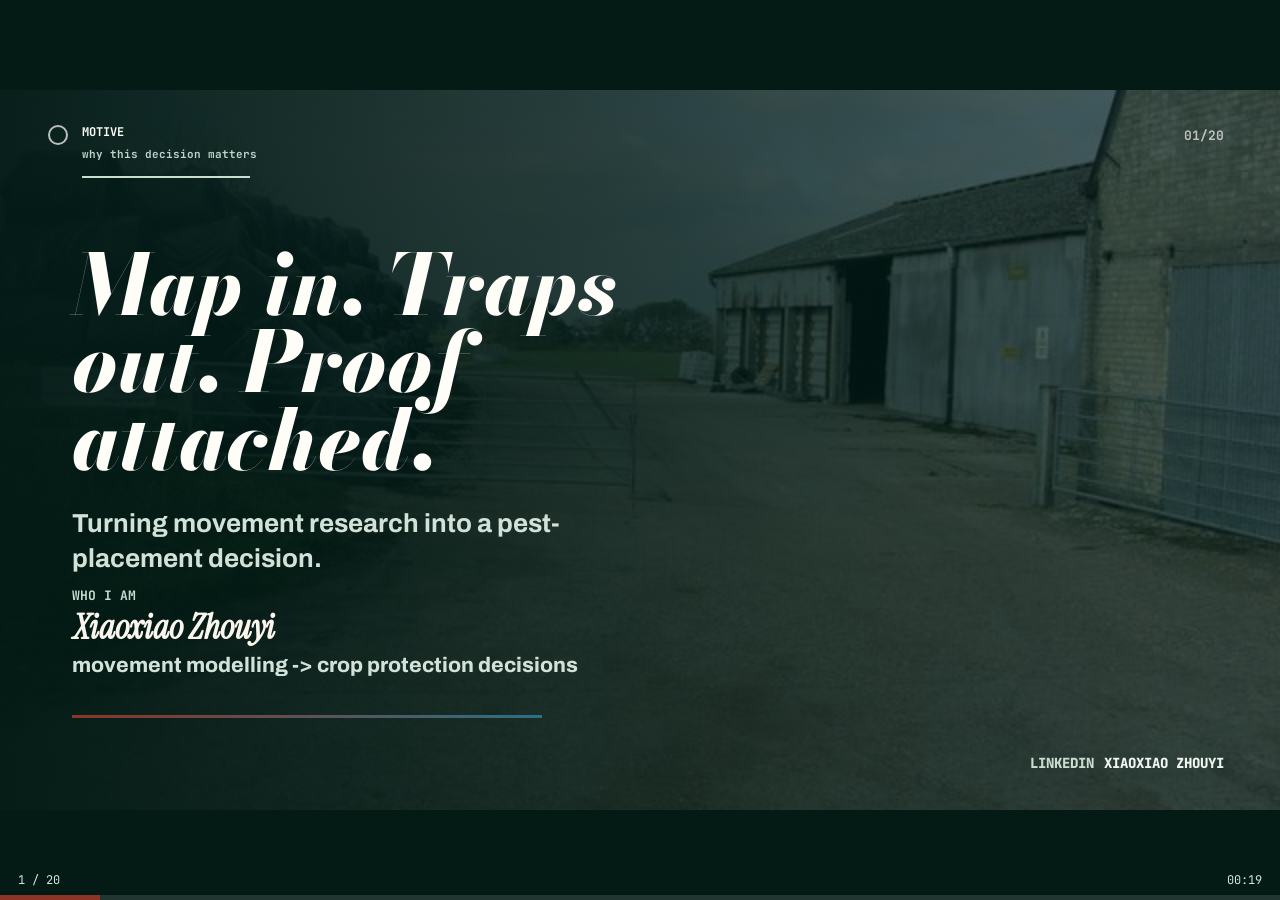
<file: biopath-ecef/index.html>
<!doctype html>
<html lang="en">
<head>
<meta charset="utf-8">
<meta name="viewport" content="width=device-width, initial-scale=1">
<title>BioPath ECEF Festival Presentation V3 London Cuts Direction</title>
<link rel="icon" href="data:,">
<style>
  @import url('https://fonts.googleapis.com/css2?family=Archivo:wght@400;500;600;700;800&family=Bodoni+Moda:ital,wght@0,600;0,700;0,800;1,600;1,700;1,800&family=Instrument+Serif:ital@0;1&family=JetBrains+Mono:wght@500;700&display=swap');
  :root {
    --ink:#18110D;
    --ink2:#08352D;
    --paper:#FAF6ED;
    --paper2:#FFFDF8;
    --paper3:#EFE8DC;
    --line:#D8CCBA;
    --muted:#62584E;
    --deep:#062B24;
    --accent:#8E3427;
    --amber:#BF6E33;
    --blue:#2D6F86;
    --red:#B84B3F;
    --mint:#C9DCCF;
    --f-display:'Bodoni Moda','Bodoni 72','Didot','Georgia',serif;
    --f-serif:'Instrument Serif','Iowan Old Style','Georgia',serif;
    --f-sans:'Archivo','Avenir Next','Helvetica Neue',Arial,sans-serif;
    --f-mono:'JetBrains Mono','SF Mono',ui-monospace,monospace;
  }
  * { box-sizing:border-box; }
  body { margin:0; overflow:hidden; background:#031A15; font-family:var(--f-sans); }
  .shell { width:100vw; height:100vh; display:grid; place-items:center; background:#031A15; }
  .deck-wrap { width:min(100vw,177.777vh); height:min(56.25vw,100vh); position:relative; }
  .deck { width:1280px; height:720px; transform-origin:top left; transform:scale(var(--scale,1)); position:absolute; inset:0 auto auto 0; }
  .slide { position:absolute; inset:0; width:1280px; height:720px; opacity:0; pointer-events:none; overflow:hidden; transition:opacity 160ms ease; background:var(--paper); color:var(--ink); }
  .slide.active { opacity:1; pointer-events:auto; }
  .dark { background:var(--deep); color:var(--paper2); }
  .meta { position:absolute; left:48px; top:34px; z-index:5; display:grid; gap:7px; padding-left:34px; }
  .meta::before { content:""; position:absolute; left:0; top:1px; width:16px; height:16px; border:2px solid currentColor; border-radius:50%; opacity:.72; }
  .meta span { font-family:var(--f-mono); font-size:12px; font-weight:700; color:inherit; text-transform:uppercase; letter-spacing:0; }
  .meta small { font-family:var(--f-mono); font-size:11px; color:var(--muted); font-weight:700; }
  .dark .meta small { color:#BDD2C8; }
  .meta::after { content:""; width:168px; height:2px; background:var(--accent); margin-top:8px; }
  .dark .meta::after { background:var(--mint); }
  .folio { position:absolute; right:56px; top:37px; z-index:5; font-family:var(--f-mono); font-size:13px; font-weight:700; color:inherit; opacity:.68; }
  .linkedin-mark { position:absolute; right:56px; bottom:38px; z-index:6; display:flex; align-items:baseline; gap:10px; font-family:var(--f-mono); font-size:14px; font-weight:800; color:var(--muted); text-transform:uppercase; }
  .linkedin-mark span { color:var(--accent); }
  .linkedin-mark b { color:var(--ink); font-weight:900; }
  .dark .linkedin-mark { color:#AFC8BE; }
  .dark .linkedin-mark span { color:var(--mint); }
  .dark .linkedin-mark b { color:#EEF6F1; }
  .s20 .linkedin-mark { display:none; }
  .copy { position:absolute; left:72px; top:140px; width:560px; z-index:4; }
  h1 { margin:0; font:800 58px/1.04 var(--f-sans); font-style:normal; letter-spacing:0; }
  .s01 h1, .s02 h1, .s03 h1, .s04 h1, .s07 h1, .s13 h1, .s14 h1, .s19 h1, .s20 h1 {
    font-family:var(--f-display);
    font-style:italic;
    line-height:1.08;
  }
  p { margin:28px 0 0; width:520px; color:var(--muted); font-size:23px; line-height:1.34; font-weight:700; }
  .dark p { color:#D2E2D9; }
  .cover-photo, .cover-photo img { position:absolute; inset:0; width:100%; height:100%; }
  .cover-photo img { object-fit:cover; filter:saturate(.92) contrast(1.05); opacity:.52; }
  .s01 { background:#041F19; }
  .s01::after { content:""; position:absolute; inset:0; background:linear-gradient(90deg,rgba(3,26,21,.95),rgba(3,26,21,.64) 48%,rgba(3,26,21,.28)); }
  .s01 .copy { width:690px; top:156px; }
  .s01 h1 { font-size:84px; line-height:.92; }
  .s01 p { width:560px; font-size:26px; }
  .cover-id { position:absolute; left:72px; bottom:132px; z-index:4; display:grid; gap:8px; }
  .cover-id b { font-family:var(--f-mono); font-size:13px; text-transform:uppercase; letter-spacing:0; color:var(--mint); }
  .cover-id strong { display:block; color:var(--paper); font-family:var(--f-serif); font-size:34px; line-height:.96; font-style:italic; }
  .cover-id span { display:block; color:#D2E2D9; font-size:21px; line-height:1.2; font-weight:750; }
  .cover-rule { position:absolute; left:72px; bottom:92px; width:470px; height:3px; background:linear-gradient(90deg,var(--accent),var(--blue)); z-index:4; }
  .portrait-stage { position:absolute; left:642px; top:84px; width:598px; height:500px; z-index:3; }
  .portrait-stage img { position:absolute; right:8px; top:0; width:352px; height:458px; object-fit:cover; border:1px solid var(--line); box-shadow:0 24px 72px rgba(34,20,9,.12); }
  .strawberries { position:absolute; left:0; top:60px; width:300px; height:190px; }
  .strawberries::before { content:""; position:absolute; inset:18px 0 auto 0; height:136px; background:repeating-linear-gradient(to bottom,transparent 0 40px,var(--line) 40px 43px); }
  .strawberries i { position:absolute; left:calc(var(--c)*35px + var(--o)); top:calc(var(--r)*43px); width:16px; height:16px; border-radius:50%; background:var(--red); box-shadow:0 -8px 0 -4px var(--ink); }
  .origin-caption { position:absolute; left:18px; top:326px; width:238px; font-weight:900; }
  .origin-caption b { display:block; color:var(--accent); font-family:var(--f-mono); font-size:13px; text-transform:uppercase; margin-bottom:12px; }
  .origin-caption span { display:block; font-family:var(--f-serif); font-size:30px; line-height:1.05; font-style:italic; }
  .trap-stage { position:absolute; right:56px; top:104px; width:590px; height:462px; border:1px solid var(--line); box-shadow:0 24px 74px rgba(34,20,9,.08); background:var(--paper2); }
  .trap-stage svg { display:block; width:100%; height:100%; }
  .trap-stage text { font-family:var(--f-mono); font-size:14px; font-weight:900; fill:var(--ink); text-transform:uppercase; letter-spacing:0; }
  .trap-stage .field-band { fill:#E8E0D0; opacity:.72; }
  .trap-stage .crop-row { fill:none; stroke:#A97E51; stroke-width:7; stroke-linecap:round; opacity:.34; }
  .trap-stage .crop-row-back { stroke-width:5; opacity:.22; }
  .trap-stage .plant-bed path { fill:#2F6B4E; opacity:.94; }
  .trap-stage .plant-bed circle { fill:var(--red); stroke:#6C1D17; stroke-width:2; }
  .trap-stage .risk-note rect, .trap-stage .trap-steps rect { fill:rgba(255,249,239,.74); stroke:var(--ink); stroke-width:2; }
  .trap-stage .risk-note text { font-size:12px; }
  .trap-stage .movement-shadow { fill:none; stroke:#FFF9EF; stroke-width:15; stroke-linecap:round; opacity:.82; }
  .trap-stage .movement-route { fill:none; stroke:var(--accent); stroke-width:7; stroke-linecap:round; stroke-dasharray:8 13; animation:trapRoute 1.7s linear infinite; }
  .trap-stage .pest-icons ellipse { fill:var(--ink); }
  .trap-stage .pest-icons line { stroke:var(--ink); stroke-width:4; stroke-linecap:round; }
  .trap-stage .scent-wave { fill:none; stroke:var(--accent); stroke-width:5; stroke-linecap:round; opacity:.7; animation:trapScent 2.2s ease-in-out infinite; transform-origin:430px 175px; }
  .trap-stage .wave2 { animation-delay:.32s; }
  .trap-stage .wave3 { animation-delay:.64s; }
  .trap-stage .scent-field text { fill:var(--accent); font-size:12px; }
  .trap-stage .trap-hero line { stroke:var(--ink); stroke-width:6; stroke-linecap:round; fill:none; }
  .trap-stage .count-box path { stroke:var(--accent); stroke-width:5; stroke-linecap:round; fill:none; }
  .trap-stage .trap-hero > path { fill:none; stroke:var(--ink); stroke-width:5; stroke-linecap:round; }
  .trap-stage .trap-hero rect { fill:url(#sticky-yellow); stroke:var(--ink); stroke-width:6; }
  .trap-stage .trap-hero .grid { fill:none; stroke:#7E5D22; stroke-width:2.1; opacity:.45; }
  .trap-stage .capture-dots ellipse { fill:var(--ink); animation:trapBlink 2.4s steps(2,end) infinite; }
  .trap-stage .capture-dots ellipse:nth-child(2) { animation-delay:.35s; }
  .trap-stage .capture-dots ellipse:nth-child(3) { animation-delay:.7s; }
  .trap-stage .capture-dots ellipse:nth-child(4) { animation-delay:1.05s; }
  .trap-stage .trap-hero text, .trap-stage .delta-trap text { font-size:12px; fill:var(--ink); }
  .trap-stage .count-box rect { fill:#0F3D34; stroke:var(--ink); stroke-width:4; }
  .trap-stage .count-box text { fill:var(--paper); font-size:12px; }
  .trap-stage .count-box .count-number { font-family:var(--f-display); font-size:45px; font-style:italic; }
  .trap-stage .delta-trap path:first-child { fill:#FFF7DD; stroke:var(--ink); stroke-width:5; }
  .trap-stage .delta-trap path:nth-child(2) { fill:#EED8A3; stroke:var(--ink); stroke-width:5; stroke-linejoin:round; }
  .trap-stage .delta-trap circle { fill:var(--accent); stroke:var(--ink); stroke-width:3; }
  .trap-stage .trap-steps text:first-of-type { font-size:17px; fill:var(--accent); }
  .trap-stage .trap-steps text:nth-of-type(2) { font-size:11px; }
  .trap-key { position:absolute; left:22px; right:22px; bottom:20px; display:grid; grid-template-columns:repeat(3,1fr); gap:10px; }
  .trap-key b { background:#0F3D34; color:var(--paper); padding:11px 10px; font-family:var(--f-mono); font-size:16px; text-transform:uppercase; text-align:center; }
  @keyframes trapRoute { to { stroke-dashoffset:-42; } }
  @keyframes trapScent { 0%,100% { opacity:.38; transform:scale(.96); } 50% { opacity:.9; transform:scale(1.04); } }
  @keyframes trapBlink { 0%,35% { opacity:.38; } 36%,100% { opacity:1; } }
  .judgement-chain { position:absolute; right:70px; top:176px; display:flex; align-items:stretch; gap:18px; }
  .judgement-chain div { width:146px; min-height:185px; background:var(--paper2); border-top:3px solid var(--ink); padding:22px; display:grid; align-content:start; gap:16px; box-shadow:0 14px 40px rgba(34,20,9,.06); }
  .judgement-chain div:nth-of-type(2) { border-color:var(--blue); background:#E2EEE9; }
  .judgement-chain div:nth-of-type(3) { border-color:var(--accent); background:#F2E6D9; }
  .judgement-chain b { font-family:var(--f-serif); font-size:31px; font-style:italic; }
  .judgement-chain span { font-size:15px; color:var(--muted); font-weight:700; }
  .judgement-chain em { width:32px; margin-top:82px; height:2px; background:var(--accent); }
  .metres { position:absolute; right:74px; top:118px; width:470px; height:430px; border-left:3px solid var(--accent); padding-left:34px; }
  .metres strong { display:block; font-family:var(--f-display); font-style:italic; font-size:86px; line-height:.88; margin-bottom:36px; }
  .metres div { display:flex; gap:18px; align-items:baseline; border-top:1px solid var(--line); padding:17px 0; }
  .metres b { width:150px; font-family:var(--f-serif); font-style:italic; font-size:30px; }
  .metres span { color:var(--muted); font-size:19px; font-weight:750; }
  .s05 .copy { width:470px; top:132px; }
  .s05 h1 { font-size:52px; }
  .s05 p { width:440px; font-size:23px; }
  .movement-stage { position:absolute; right:52px; top:118px; width:560px; height:372px; background:var(--paper2); border:1px solid var(--line); display:grid; place-items:center; box-shadow:0 24px 80px rgba(0,0,0,.18); }
  .movement-stage img { width:100%; height:100%; object-fit:contain; }
  .movement-stage span { position:absolute; left:22px; bottom:-38px; font-size:18px; font-weight:850; color:var(--mint); }
  .translate-stage, .language-stage { position:absolute; right:68px; bottom:155px; display:flex; gap:18px; align-items:center; }
  .translate-stage div, .language-stage div { width:158px; height:100px; padding:19px; background:var(--paper2); border:1px solid var(--line); box-shadow:0 14px 40px rgba(34,20,9,.05); }
  .translate-stage small, .language-stage small { display:block; color:var(--accent); text-transform:uppercase; font-family:var(--f-mono); font-weight:700; font-size:11px; margin-bottom:10px; }
  .translate-stage b, .language-stage b { font-family:var(--f-serif); font-size:27px; line-height:1.02; font-style:italic; }
  .translate-stage i, .language-stage i, .pilot-path i, .route-stage i { color:var(--accent); font-style:normal; font-size:31px; font-weight:900; }
  .deadline-path { position:absolute; right:72px; bottom:142px; width:610px; display:grid; grid-template-columns:repeat(4,1fr); gap:22px; align-items:end; }
  .deadline-path::before { content:""; position:absolute; left:42px; right:42px; top:40px; height:3px; background:var(--line); }
  .deadline-path div { text-align:center; position:relative; z-index:1; }
  .deadline-path div::before { content:""; display:block; width:36px; height:36px; border-radius:50%; background:var(--ink); margin:0 auto 16px; }
  .deadline-path .hot::before { background:var(--accent); }
  .deadline-path b { font-family:var(--f-serif); font-style:italic; font-size:27px; }
  .deadline-path span { display:block; color:var(--muted); font-size:16px; font-weight:750; margin-top:8px; }
  .workflow-v2 { position:absolute; left:72px; right:72px; bottom:92px; display:grid; grid-template-columns:repeat(4,1fr); gap:18px; }
  .workflow-v2 div { min-height:130px; background:var(--paper2); border-top:3px solid var(--ink); padding:20px 22px; box-shadow:0 12px 35px rgba(34,20,9,.04); }
  .workflow-v2 div:nth-child(2) { border-color:var(--blue); }
  .workflow-v2 div:nth-child(3) { border-color:var(--accent); }
  .workflow-v2 div:nth-child(4) { border-color:var(--red); }
  .workflow-v2 b { display:block; color:var(--muted); font-size:18px; margin-bottom:12px; }
  .workflow-v2 strong { display:block; font-family:var(--f-serif); font-style:italic; font-size:34px; }
  .workflow-v2 span { display:block; color:var(--muted); font-weight:750; font-size:16px; margin-top:10px; }
  .s08 .copy { top:128px; }
  .prototype-v2 { position:absolute; right:72px; top:130px; width:545px; display:grid; grid-template-columns:1fr 1fr; gap:18px; }
  .prototype-v2 div { background:#0D3B32; padding:22px; min-height:100px; }
  .prototype-v2 div:nth-child(2) { background:var(--blue); }
  .prototype-v2 .accent { background:var(--accent); }
  .prototype-v2 b { display:block; font-family:var(--f-serif); font-style:italic; font-size:32px; }
  .prototype-v2 span { color:#D7E6DF; font-size:16px; font-weight:750; }
  .prototype-v2 pre { grid-column:1/3; margin:8px 0 0; background:#061F1B; border:1px solid #346E61; padding:22px; color:#DCEAE4; font:700 21px/1.35 var(--f-mono); }
  .map-stage { position:absolute; right:80px; top:132px; width:560px; text-align:center; font-weight:900; }
  .map-stage img { width:100%; max-height:380px; object-fit:contain; }
  .map-stage span { display:block; margin-top:16px; font-size:20px; }
  .heat-stage { position:absolute; left:70px; top:120px; width:760px; height:390px; }
  .heat-stage img { width:100%; height:100%; object-fit:contain; }
  .heat-stage div { position:absolute; left:785px; top:312px; display:grid; gap:13px; width:280px; }
  .heat-stage b { border:1px solid var(--mint); background:#0E4A3E; padding:13px 15px; font-size:18px; font-weight:800; }
  .s11 .copy { left:850px; top:140px; width:350px; }
  .s11 h1 { font-size:45px; }
  .s11 p { width:310px; font-size:22px; }
  .metric-stage { position:absolute; right:90px; top:150px; display:grid; gap:20px; width:430px; }
  .metric-stage div { background:var(--paper2); border-left:3px solid var(--ink); padding:22px 26px; box-shadow:0 12px 35px rgba(34,20,9,.04); }
  .metric-stage div:nth-child(2) { border-color:var(--blue); }
  .metric-stage div:nth-child(3) { border-color:var(--accent); }
  .metric-stage span { color:var(--muted); font-size:18px; font-weight:800; }
  .metric-stage b { float:right; font-family:var(--f-mono); font-size:32px; }
  .trust-stage { position:absolute; right:80px; top:118px; width:520px; height:420px; }
  .trust-stage strong { position:absolute; inset:92px auto auto 45px; font-family:var(--f-display); font-style:italic; font-size:86px; color:#E6DED0; }
  .trust-stage div { position:absolute; width:230px; background:var(--paper2); padding:20px; border:1px solid var(--line); box-shadow:0 14px 40px rgba(34,20,9,.06); }
  .trust-stage div:nth-of-type(1) { left:0; top:0; }
  .trust-stage div:nth-of-type(2) { right:0; top:142px; background:#DDECE5; }
  .trust-stage div:nth-of-type(3) { left:40px; bottom:0; background:#E8F0F0; }
  .trust-stage b { font-family:var(--f-serif); font-style:italic; font-size:27px; }
  .trust-stage span { display:block; margin-top:10px; color:var(--muted); font-size:15px; font-weight:750; }
  .s14 .copy { top:126px; width:520px; }
  .s14 h1 { font-size:52px; }
  .s14 .language-stage { right:72px; bottom:168px; gap:22px; }
  .s14 .language-stage div { width:178px; height:118px; padding:22px; box-shadow:0 16px 40px rgba(36,26,10,.08); }
  .s14 .language-stage b { font-size:27px; }
  .promise-stage { position:absolute; inset:150px 0 auto; height:330px; display:grid; justify-items:center; align-content:start; gap:27px; }
  .promise-stage b { font-family:var(--f-display); font-style:italic; font-size:70px; line-height:.9; font-weight:800; }
  .promise-stage b:nth-child(2) { color:var(--accent); }
  .promise-stage b:nth-child(3) { color:#86C9DE; }
  .s15 .copy { top:562px; width:680px; }
  .s15 h1 { display:none; }
  .s15 p { margin:0; width:680px; font-size:23px; }
  .rules-stage, .ask-stage { position:absolute; right:84px; top:166px; width:470px; display:grid; gap:18px; }
  .rules-stage div, .ask-stage div { background:var(--paper2); border-left:3px solid var(--ink); padding:22px 26px; box-shadow:0 12px 35px rgba(34,20,9,.04); }
  .rules-stage div:nth-child(2), .ask-stage div:nth-child(2) { border-color:var(--blue); background:#DDECE5; }
  .rules-stage div:nth-child(3), .ask-stage div:nth-child(3) { border-color:var(--accent); background:#EFE7DD; }
  .rules-stage b, .ask-stage b { display:block; font-family:var(--f-serif); font-style:italic; font-size:34px; }
  .rules-stage span, .ask-stage span { display:block; color:var(--muted); font-size:17px; font-weight:750; margin-top:8px; }
  .status-stage { position:absolute; right:80px; top:140px; display:grid; grid-template-columns:1fr 1fr; gap:22px; width:560px; }
  .status-stage div { min-height:305px; padding:24px; background:var(--paper2); border-top:3px solid var(--ink); box-shadow:0 12px 35px rgba(34,20,9,.04); }
  .status-stage div:nth-child(2) { border-color:var(--accent); background:#EFE7DD; }
  .status-stage small { text-transform:uppercase; color:var(--muted); font-family:var(--f-mono); font-weight:700; font-size:12px; }
  .status-stage b { display:block; margin-top:24px; font-family:var(--f-serif); font-style:italic; font-size:34px; }
  .route-stage { position:absolute; left:72px; right:72px; bottom:104px; display:flex; align-items:stretch; gap:20px; }
  .route-stage div { flex:1; min-height:148px; background:var(--paper2); border-top:3px solid var(--ink); padding:23px 25px; box-shadow:0 18px 48px rgba(34,20,9,.07); }
  .route-stage .hot { border-color:var(--accent); background:#EFE7DD; }
  .route-stage small { display:block; color:var(--muted); font-family:var(--f-mono); font-weight:800; font-size:12px; text-transform:uppercase; margin-bottom:12px; }
  .route-stage b { display:block; font-family:var(--f-serif); font-style:italic; font-size:35px; line-height:.98; }
  .route-stage span { display:block; color:var(--muted); font-size:17px; line-height:1.2; font-weight:750; margin-top:12px; }
  .route-stage i { display:grid; align-items:center; }
  .route-foot { position:absolute; left:72px; bottom:55px; width:820px; color:var(--accent); font-family:var(--f-mono); font-size:16px; text-transform:uppercase; font-weight:800; }
  .pilot-path { position:absolute; right:70px; top:310px; display:flex; gap:16px; align-items:center; }
  .s19 .pilot-path { top:370px; }
  .pilot-path div { width:118px; height:78px; display:grid; place-items:center; background:var(--ink); color:var(--paper2); }
  .pilot-path div:first-child { background:var(--accent); }
  .pilot-path b { font-family:var(--f-serif); font-style:italic; font-size:24px; }
  .close-v2 { position:absolute; right:90px; top:122px; width:420px; display:grid; gap:20px; }
  .close-v2 div { height:112px; border:1px solid var(--mint); background:#0D3B32; display:flex; align-items:center; gap:38px; padding:0 42px; }
  .close-v2 b { font-family:var(--f-mono); font-size:34px; color:var(--mint); }
  .close-v2 span { font-family:var(--f-serif); font-style:italic; font-size:38px; font-weight:800; }
  .thanks-stage { position:absolute; right:82px; top:116px; width:472px; border:1px solid rgba(201,220,207,.38); padding:34px; background:linear-gradient(180deg,#0D3B32,#07271F); box-shadow:0 28px 90px rgba(0,0,0,.26); }
  .thanks-stage strong { display:block; font-family:var(--f-display); font-style:italic; font-size:76px; line-height:.92; margin-bottom:28px; }
  .thanks-stage div { display:grid; gap:12px; }
  .thanks-stage b { border-top:1px solid rgba(201,220,207,.24); padding-top:12px; color:#DCE9E3; font-size:21px; line-height:1.1; font-weight:800; }
  .qr-stage { position:absolute; left:72px; bottom:70px; width:500px; display:grid; grid-template-columns:168px 1fr; grid-template-rows:auto auto; column-gap:24px; align-items:center; border:1px solid rgba(201,220,207,.32); padding:18px; background:rgba(6,31,27,.62); }
  .qr-stage img { grid-row:1 / 3; width:168px; height:168px; background:#fff; padding:10px; object-fit:contain; }
  .qr-stage span { grid-column:2; align-self:end; color:var(--mint); font-family:var(--f-mono); font-size:15px; text-transform:uppercase; font-weight:900; }
  .qr-stage b { grid-column:2; align-self:start; display:block; margin-top:10px; color:var(--paper); font-size:28px; line-height:1.05; font-weight:900; }
  .hud { position:fixed; left:18px; right:18px; bottom:12px; z-index:50; display:flex; justify-content:space-between; color:#D7E4DE; font-family:var(--f-mono); font-size:12px; pointer-events:none; }
  .bar { position:fixed; left:0; bottom:0; width:100%; height:5px; background:rgba(255,255,255,.12); z-index:51; }
  .bar i { display:block; height:100%; width:5%; background:var(--accent); }
  .help { display:none; position:fixed; top:16px; left:50%; transform:translateX(-50%); z-index:60; background:rgba(6,37,30,.94); color:white; padding:10px 14px; font-size:14px; }
</style>
</head>
<body>
<div class="shell"><div class="deck-wrap"><main class="deck" id="deck">
            <section class="slide dark s01" data-index="0">
              
        <div class="cover-photo"><img src="assets/image.jpeg" alt="farm site"></div>
        <div class="cover-id"><b>who I am</b><strong>Xiaoxiao Zhouyi</strong><span>movement modelling -> crop protection decisions</span></div>
        <div class="cover-rule"></div>
        
              <div class="meta"><span>Motive</span><small>why this decision matters</small></div>
              <div class="folio">01/20</div>
              <div class="linkedin-mark"><span>LinkedIn</span><b>Xiaoxiao Zhouyi</b></div>
              <div class="copy">
                <h1>Map in. Traps out. Proof attached.</h1>
                <p>Turning movement research into a pest-placement decision.</p>
              </div>
            </section>
            
            <section class="slide light s02" data-index="1">
              
        <div class="portrait-stage">
          <div class="strawberries"><i style="--r:0;--c:0;--o:0px"></i><i style="--r:0;--c:1;--o:0px"></i><i style="--r:0;--c:2;--o:0px"></i><i style="--r:0;--c:3;--o:0px"></i><i style="--r:0;--c:4;--o:0px"></i><i style="--r:0;--c:5;--o:0px"></i><i style="--r:0;--c:6;--o:0px"></i><i style="--r:0;--c:7;--o:0px"></i><i style="--r:0;--c:8;--o:0px"></i><i style="--r:1;--c:0;--o:16px"></i><i style="--r:1;--c:1;--o:16px"></i><i style="--r:1;--c:2;--o:16px"></i><i style="--r:1;--c:3;--o:16px"></i><i style="--r:1;--c:4;--o:16px"></i><i style="--r:1;--c:5;--o:16px"></i><i style="--r:1;--c:6;--o:16px"></i><i style="--r:1;--c:7;--o:16px"></i><i style="--r:1;--c:8;--o:16px"></i><i style="--r:2;--c:0;--o:0px"></i><i style="--r:2;--c:1;--o:0px"></i><i style="--r:2;--c:2;--o:0px"></i><i style="--r:2;--c:3;--o:0px"></i><i style="--r:2;--c:4;--o:0px"></i><i style="--r:2;--c:5;--o:0px"></i><i style="--r:2;--c:6;--o:0px"></i><i style="--r:2;--c:7;--o:0px"></i><i style="--r:2;--c:8;--o:0px"></i><i style="--r:3;--c:0;--o:16px"></i><i style="--r:3;--c:1;--o:16px"></i><i style="--r:3;--c:2;--o:16px"></i><i style="--r:3;--c:3;--o:16px"></i><i style="--r:3;--c:4;--o:16px"></i><i style="--r:3;--c:5;--o:16px"></i><i style="--r:3;--c:6;--o:16px"></i><i style="--r:3;--c:7;--o:16px"></i><i style="--r:3;--c:8;--o:16px"></i></div>
          <img src="assets/image2.jpeg" alt="speaker portrait">
          <div class="origin-caption"><b>why I care</b><span>family strawberries<br>to field decisions</span></div>
        </div>
        
              <div class="meta"><span>Motive</span><small>why this decision matters</small></div>
              <div class="folio">02/20</div>
              <div class="linkedin-mark"><span>LinkedIn</span><b>Xiaoxiao Zhouyi</b></div>
              <div class="copy">
                <h1>This started close to home.</h1>
                <p>Movement modelling is my route in; my grandfather&#x27;s strawberries are why it feels personal.</p>
              </div>
            </section>
            
            <section class="slide light s03" data-index="2">
              
        <div class="trap-stage trap-stage-real trap-story" aria-label="vector diagram showing how crop traps attract, catch, and count pest movement">
          <svg viewBox="0 0 560 430" role="img">
            <defs>
              <linearGradient id="trap-field" x1="0" x2="1" y1="0" y2="1">
                <stop offset="0" stop-color="#FBF2E3"/>
                <stop offset=".58" stop-color="#E8E0D0"/>
                <stop offset="1" stop-color="#DDECE5"/>
              </linearGradient>
              <linearGradient id="sticky-yellow" x1="0" x2="1" y1="0" y2="1">
                <stop offset="0" stop-color="#F9D15D"/>
                <stop offset="1" stop-color="#E9A928"/>
              </linearGradient>
              <marker id="arrow-head" viewBox="0 0 10 10" refX="9" refY="5" markerWidth="5" markerHeight="5" orient="auto-start-reverse">
                <path d="M 0 0 L 10 5 L 0 10 z" fill="#BF6E33"/>
              </marker>
              <filter id="soft-shadow" x="-20%" y="-20%" width="140%" height="140%">
                <feDropShadow dx="0" dy="9" stdDeviation="8" flood-color="#21150D" flood-opacity=".18"/>
              </filter>
            </defs>
            <rect x="0" y="0" width="560" height="430" rx="0" fill="url(#trap-field)"/>
            <rect class="field-band" x="0" y="265" width="560" height="165"/>
            <path class="crop-row crop-row-back" d="M42 276 C126 242 194 292 268 254 C348 212 434 284 528 244"/>
            <path class="crop-row" d="M18 315 C104 278 174 334 252 292 C326 252 413 318 542 282"/>
            <path class="crop-row" d="M16 357 C110 318 206 376 292 334 C378 294 456 366 544 326"/>
            <g class="plant-bed">
              <g transform="translate(72 316)"><path d="M0 0 C-17 -28 -43 -24 -53 -6 C-29 -8 -14 2 0 0"/><path d="M0 0 C18 -30 46 -23 52 -4 C29 -8 13 3 0 0"/><circle cx="3" cy="13" r="7"/></g>
              <g transform="translate(146 294)"><path d="M0 0 C-17 -28 -43 -24 -53 -6 C-29 -8 -14 2 0 0"/><path d="M0 0 C18 -30 46 -23 52 -4 C29 -8 13 3 0 0"/><circle cx="4" cy="13" r="7"/></g>
              <g transform="translate(232 316)"><path d="M0 0 C-17 -28 -43 -24 -53 -6 C-29 -8 -14 2 0 0"/><path d="M0 0 C18 -30 46 -23 52 -4 C29 -8 13 3 0 0"/><circle cx="3" cy="13" r="7"/></g>
              <g transform="translate(440 307)"><path d="M0 0 C-17 -28 -43 -24 -53 -6 C-29 -8 -14 2 0 0"/><path d="M0 0 C18 -30 46 -23 52 -4 C29 -8 13 3 0 0"/><circle cx="3" cy="13" r="7"/></g>
            </g>

            <g class="risk-note">
              <rect x="28" y="34" width="170" height="54"/>
              <text x="47" y="57">pest movement</text>
              <text x="47" y="76">inside crop rows</text>
            </g>

            <path class="movement-shadow" d="M72 140 C152 76 228 94 291 157 C334 199 390 198 426 162"/>
            <path class="movement-route" d="M72 140 C152 76 228 94 291 157 C334 199 390 198 426 162"/>
            <g class="pest-icons">
              <g transform="translate(98 120) rotate(-18)"><ellipse cx="0" cy="0" rx="10" ry="6"/><line x1="-9" y1="-3" x2="-20" y2="-11"/><line x1="9" y1="-3" x2="20" y2="-11"/></g>
              <g transform="translate(216 112) rotate(18)"><ellipse cx="0" cy="0" rx="10" ry="6"/><line x1="-9" y1="-3" x2="-20" y2="-11"/><line x1="9" y1="-3" x2="20" y2="-11"/></g>
              <g transform="translate(337 187) rotate(-8)"><ellipse cx="0" cy="0" rx="10" ry="6"/><line x1="-9" y1="-3" x2="-20" y2="-11"/><line x1="9" y1="-3" x2="20" y2="-11"/></g>
            </g>

            <g class="scent-field">
              <path class="scent-wave" d="M430 148 C393 116 350 106 310 121"/>
              <path class="scent-wave wave2" d="M446 174 C405 145 363 141 323 160"/>
              <path class="scent-wave wave3" d="M436 202 C397 186 358 188 323 213"/>
              <text x="320" y="103">lure scent</text>
            </g>

            <g class="trap-hero" filter="url(#soft-shadow)">
              <line x1="444" y1="91" x2="444" y2="334"/>
              <path d="M397 110 C417 88 471 88 491 110"/>
              <rect x="384" y="114" width="122" height="168" rx="12"/>
              <path class="grid" d="M408 114 v168 M432 114 v168 M456 114 v168 M480 114 v168 M384 148 h122 M384 182 h122 M384 216 h122 M384 250 h122"/>
              <g class="capture-dots">
                <ellipse cx="412" cy="154" rx="8" ry="5"/><ellipse cx="462" cy="172" rx="8" ry="5"/><ellipse cx="438" cy="226" rx="8" ry="5"/><ellipse cx="484" cy="252" rx="8" ry="5"/>
              </g>
            </g>

            <g class="count-box" filter="url(#soft-shadow)">
              <rect x="52" y="172" width="142" height="86"/>
              <text x="73" y="199">captures</text>
              <text class="count-number" x="74" y="238">12</text>
              <path d="M384 202 C316 229 250 230 194 215" marker-end="url(#arrow-head)"/>
            </g>

            <g class="delta-trap" filter="url(#soft-shadow)">
              <path d="M286 268 L372 268 L348 322 L310 322 Z"/>
              <path d="M286 268 L329 232 L372 268"/>
              <circle cx="329" cy="291" r="11"/>
            </g>

            <g class="trap-steps">
              <g><rect x="215" y="34" width="89" height="47"/><text x="236" y="55">1</text><text x="239" y="73">attract</text></g>
              <g><rect x="316" y="34" width="84" height="47"/><text x="337" y="55">2</text><text x="338" y="73">catch</text></g>
              <g><rect x="412" y="34" width="94" height="47"/><text x="434" y="55">3</text><text x="434" y="73">count</text></g>
            </g>
          </svg>
          <div class="trap-key">
            <b>lure</b><b>sticky card</b><b>evidence point</b>
          </div>
        </div>
        
              <div class="meta"><span>Motive</span><small>why this decision matters</small></div>
              <div class="folio">03/20</div>
              <div class="linkedin-mark"><span>LinkedIn</span><b>Xiaoxiao Zhouyi</b></div>
              <div class="copy">
                <h1>A trap is where movement becomes evidence.</h1>
                <p>Lures attract, sticky cards catch, and monitoring points count what is happening in the crop row.</p>
              </div>
            </section>
            
            <section class="slide light s04" data-index="3">
              
        <div class="metres">
          <strong>a few<br>metres</strong>
          <div><b>Labour</b><span>checks</span></div>
          <div><b>Chemicals</b><span>pressure</span></div>
          <div><b>Confidence</b><span>explanation</span></div>
        </div>
        
              <div class="meta"><span>Motive</span><small>why this decision matters</small></div>
              <div class="folio">04/20</div>
              <div class="linkedin-mark"><span>LinkedIn</span><b>Xiaoxiao Zhouyi</b></div>
              <div class="copy">
                <h1>A few metres can change the work that follows.</h1>
                <p>Better placement can reduce wasted checks, chemical pressure, and weak explanations.</p>
              </div>
            </section>
            
            <section class="slide dark s05" data-index="4">
              <div class="movement-stage"><img src="assets/image.gif" alt="animated movement paths"><span>movement changes when space has structure</span></div>
              <div class="meta"><span>Translation</span><small>from movement model to user action</small></div>
              <div class="folio">05/20</div>
              <div class="linkedin-mark"><span>LinkedIn</span><b>Xiaoxiao Zhouyi</b></div>
              <div class="copy">
                <h1>Movement is uncertain. The environment shapes it.</h1>
                <p>Encounters are not random once space has structure.</p>
              </div>
            </section>
            
            <section class="slide light s06" data-index="5">
              
        <div class="translate-stage">
          <div><small>research</small><b>movement lens</b></div>
          <i>-></i>
          <div><small>algorithm</small><b>search placements</b></div>
          <i>-></i>
          <div><small>user</small><b>decision + proof</b></div>
        </div>
        
              <div class="meta"><span>Translation</span><small>from movement model to user action</small></div>
              <div class="folio">06/20</div>
              <div class="linkedin-mark"><span>LinkedIn</span><b>Xiaoxiao Zhouyi</b></div>
              <div class="copy">
                <h1>ECEF moved the model toward a user decision.</h1>
                <p>A clever equation is not enough; someone has to act on the answer.</p>
              </div>
            </section>
            
            <section class="slide light s07" data-index="6">
              
        <div class="deadline-path">
          <div><b>Idea</b><span>research</span></div>
          <div><b>ECEF</b><span>pressure</span></div>
          <div class="hot"><b>Demo</b><span>visible</span></div>
          <div><b>Pilot</b><span>next</span></div>
        </div>
        
              <div class="meta"><span>Translation</span><small>from movement model to user action</small></div>
              <div class="folio">07/20</div>
              <div class="linkedin-mark"><span>LinkedIn</span><b>Xiaoxiao Zhouyi</b></div>
              <div class="copy">
                <h1>The fellowship made the idea visible.</h1>
                <p>User, evidence, prototype, and story all had to become concrete.</p>
              </div>
            </section>
            
            <section class="slide light s08" data-index="7">
              
        <div class="workflow-v2">
          <div><b>01</b><strong>Map</strong><span>site and barriers</span></div>
          <div><b>02</b><strong>Budget</strong><span>number of traps</span></div>
          <div><b>03</b><strong>Solve</strong><span>ranked locations</span></div>
          <div><b>04</b><strong>Proof</strong><span>benchmark attached</span></div>
        </div>
        
              <div class="meta"><span>Translation</span><small>from movement model to user action</small></div>
              <div class="folio">08/20</div>
              <div class="linkedin-mark"><span>LinkedIn</span><b>Xiaoxiao Zhouyi</b></div>
              <div class="copy">
                <h1>A simple workflow people can question.</h1>
                <p>Map, budget, coordinates, proof: each step should be explainable.</p>
              </div>
            </section>
            
            <section class="slide dark s09" data-index="8">
              
        <div class="prototype-v2">
          <div><b>solver</b><span>coordinates</span></div>
          <div><b>API</b><span>workflow proof</span></div>
          <div class="accent"><b>web demo</b><span>explainable</span></div>
          <div><b>artifacts</b><span>saved evidence</span></div>
          <pre>$ biopath solve --map site.json
> ranked trap plan
> benchmark artifact saved</pre>
        </div>
        
              <div class="meta"><span>Proof</span><small>prototype and evidence</small></div>
              <div class="folio">09/20</div>
              <div class="linkedin-mark"><span>LinkedIn</span><b>Xiaoxiao Zhouyi</b></div>
              <div class="copy">
                <h1>The prototype makes the story concrete.</h1>
                <p>Solver, API, web demo, and saved run outputs make the workflow tangible.</p>
              </div>
            </section>
            
            <section class="slide light s10" data-index="9">
              <div class="map-stage"><img src="assets/image.png" alt="synthetic geometry"><span>walkable areas + barriers</span></div>
              <div class="meta"><span>Proof</span><small>prototype and evidence</small></div>
              <div class="folio">10/20</div>
              <div class="linkedin-mark"><span>LinkedIn</span><b>Xiaoxiao Zhouyi</b></div>
              <div class="copy">
                <h1>The map makes the assumptions visible.</h1>
                <p>A synthetic site lets us discuss the logic without private field data.</p>
              </div>
            </section>
            
            <section class="slide dark s11" data-index="10">
              <div class="heat-stage"><img src="assets/image2.png" alt="heatmap"><div><b>6 traps</b><b>risk prior</b><b>testable locations</b></div></div>
              <div class="meta"><span>Proof</span><small>prototype and evidence</small></div>
              <div class="folio">11/20</div>
              <div class="linkedin-mark"><span>LinkedIn</span><b>Xiaoxiao Zhouyi</b></div>
              <div class="copy">
                <h1>Coordinates, not just a picture.</h1>
                <p>The decision shifts from gut feel alone to a placement that can be tested.</p>
              </div>
            </section>
            
            <section class="slide light s12" data-index="11">
              
        <div class="metric-stage">
          <div><span>Capture score</span><b>0.5875</b></div>
          <div><span>Mean distance</span><b>4.34 m</b></div>
          <div><span>P95 distance</span><b>10 m</b></div>
        </div>
        
              <div class="meta"><span>Proof</span><small>prototype and evidence</small></div>
              <div class="folio">12/20</div>
              <div class="linkedin-mark"><span>LinkedIn</span><b>Xiaoxiao Zhouyi</b></div>
              <div class="copy">
                <h1>Early evidence turns the next test specific.</h1>
                <p>Demo metrics are not the finish line; they define what a pilot should measure.</p>
              </div>
            </section>
            
            <section class="slide light s13" data-index="12">
              
        <div class="trust-stage">
          <strong>TRUST</strong>
          <div><b>Can it work?</b><span>technical feasibility</span></div>
          <div><b>Who trusts it?</b><span>workflow evidence</span></div>
          <div><b>Will it repeat?</b><span>business model</span></div>
        </div>
        
              <div class="meta"><span>Market</span><small>trust and route to use</small></div>
              <div class="folio">13/20</div>
              <div class="linkedin-mark"><span>LinkedIn</span><b>Xiaoxiao Zhouyi</b></div>
              <div class="copy">
                <h1>The hard question is trust.</h1>
                <p>From can it work? to who would use it, pay for it, and repeat it?</p>
              </div>
            </section>
            
            <section class="slide light s14" data-index="13">
              
        <div class="language-stage">
          <div><small>before</small><b>MFPT</b></div>
          <i>-></i>
          <div><small>after</small><b>placement plan</b></div>
          <i>-></i>
          <div><small>proof</small><b>benchmark</b></div>
        </div>
        
              <div class="meta"><span>Market</span><small>trust and route to use</small></div>
              <div class="folio">14/20</div>
              <div class="linkedin-mark"><span>LinkedIn</span><b>Xiaoxiao Zhouyi</b></div>
              <div class="copy">
                <h1>I had to translate novelty into value.</h1>
                <p>Start with the decision; bring in the method only when it helps.</p>
              </div>
            </section>
            
            <section class="slide dark s15" data-index="14">
              <div class="promise-stage"><b>Map in.</b><b>Traps out.</b><b>Proof attached.</b></div>
              <div class="meta"><span>Market</span><small>trust and route to use</small></div>
              <div class="folio">15/20</div>
              <div class="linkedin-mark"><span>LinkedIn</span><b>Xiaoxiao Zhouyi</b></div>
              <div class="copy">
                <h1>Map in. Traps out. Proof attached.</h1>
                <p>The idea has to be simple enough to travel without me in the room.</p>
              </div>
            </section>
            
            <section class="slide light s16" data-index="15">
              
        <div class="rules-stage">
          <div><b>IP</b><span>protectable route</span></div>
          <div><b>Pilots</b><span>evidence route</span></div>
          <div><b>Partners</b><span>adoption route</span></div>
        </div>
        
              <div class="meta"><span>Market</span><small>trust and route to use</small></div>
              <div class="folio">16/20</div>
              <div class="linkedin-mark"><span>LinkedIn</span><b>Xiaoxiao Zhouyi</b></div>
              <div class="copy">
                <h1>A useful tool needs rules of the road.</h1>
                <p>IP, pilots, partners, and adoption route matter because they protect the next step.</p>
              </div>
            </section>
            
            <section class="slide light s17" data-index="16">
              
        <div class="ask-stage">
          <div><b>Pilot site</b><span>real layout</span></div>
          <div><b>Expert feedback</b><span>field constraints</span></div>
          <div><b>Partner route</b><span>workflow owner</span></div>
        </div>
        
              <div class="meta"><span>Ask</span><small>from showcase to pilot</small></div>
              <div class="folio">17/20</div>
              <div class="linkedin-mark"><span>LinkedIn</span><b>Xiaoxiao Zhouyi</b></div>
              <div class="copy">
                <h1>The next step needs real sites.</h1>
                <p>I am looking for pilot conversations, pest-control expertise, and practical feedback.</p>
              </div>
            </section>
            
            <section class="slide light s18" data-index="17">
              
        <div class="route-stage">
          <div><small>Feb 2026</small><b>Ceres Agri-Tech</b><span>roadshow + follow-up route</span></div>
          <i>-></i>
          <div class="hot"><small>Jun 2026</small><b>LINCAM EOI</b><span>advice requested</span></div>
          <i>-></i>
          <div><small>now</small><b>software/IP</b><span>form submitted</span></div>
        </div>
        <div class="route-foot">Greater Lincolnshire + North Cambridgeshire impact route</div>
        
              <div class="meta"><span>Ask</span><small>from showcase to pilot</small></div>
              <div class="folio">18/20</div>
              <div class="linkedin-mark"><span>LinkedIn</span><b>Xiaoxiao Zhouyi</b></div>
              <div class="copy">
                <h1>The route to use has already started.</h1>
                <p>Ceres Agri-Tech LINCAM EOI advice is underway, with software/IP information submitted through Bristol.</p>
              </div>
            </section>
            
            <section class="slide light s19" data-index="18">
              
        <div class="pilot-path">
          <div><b>Showcase</b></div><i>-></i>
          <div><b>Site</b></div><i>-></i>
          <div><b>Map</b></div><i>-></i>
          <div><b>Pilot</b></div>
        </div>
        
              <div class="meta"><span>Ask</span><small>from showcase to pilot</small></div>
              <div class="folio">19/20</div>
              <div class="linkedin-mark"><span>LinkedIn</span><b>Xiaoxiao Zhouyi</b></div>
              <div class="copy">
                <h1>From showcase to pilot conversation.</h1>
                <p>One partner site, one baseline map, one evidence plan.</p>
              </div>
            </section>
            
            <section class="slide dark s20" data-index="19">
              
        <div class="thanks-stage">
          <strong>Thank you</strong>
          <div><b>ECEF</b><b>Luca Giuggioli</b><b>Bristol Innovations</b><b>Ceres Agri-Tech conversations</b></div>
        </div>
        <div class="qr-stage">
          <img src="assets/linkedin-qr.jpg" alt="LinkedIn QR code">
          <span>LinkedIn</span>
          <b>Xiaoxiao Zhouyi</b>
        </div>
        
              <div class="meta"><span>Thanks</span><small>acknowledgements and contact</small></div>
              <div class="folio">20/20</div>
              <div class="linkedin-mark"><span>LinkedIn</span><b>Xiaoxiao Zhouyi</b></div>
              <div class="copy">
                <h1>One useful decision, made clearer.</h1>
                <p>Thanks to ECEF, my supervisor Luca Giuggioli, Bristol Innovations, and the Ceres Agri-Tech conversations.</p>
              </div>
            </section>
            </main></div></div>
<div class="hud"><span id="where">1 / 20</span><span id="timer">00:00</span></div>
<div class="bar"><i id="bar"></i></div>
<div class="help" id="help">V3 timed mode | Auto-advance every 20s | Space/Right next | Left previous | F fullscreen | T reset</div>
<script>
const slides = [{"num": 1, "title": "BioPath", "visual": "Map in. Traps out. Proof attached.", "support": "Turning movement research into a pest-placement decision.", "note": "Hi, I'm Xiaoxiao Zhouyi. I work on movement and encounter models, and BioPath is my ECEF project: a tool that turns a site map into better trap locations. The promise is simple: map in, traps out, proof attached."}, {"num": 2, "title": "The Strawberry Reason", "visual": "This started close to home.", "support": "Movement modelling is my route in; my grandfather's strawberries are why it feels personal.", "note": "I come to this as someone who works on movement and encounters. But the motivation is also personal: my grandfather's home grew strawberries. So crop protection was never only a market or a model. It was plants, labour, timing, and uncertainty."}, {"num": 3, "title": "What Counts as a Trap", "visual": "A trap is where movement becomes evidence.", "support": "Lures attract, sticky cards catch, and monitoring points count what is happening in the crop row.", "note": "When I say trap, I mean a practical monitoring point in the crop: it might use a lure, a sticky card, or a small sensor. The key idea is that the trap turns movement into evidence. BioPath asks where those points should go, so the evidence is useful rather than accidental."}, {"num": 4, "title": "Why It Matters", "visual": "A few metres can change the work that follows.", "support": "Better placement can reduce wasted checks, chemical pressure, and weak explanations.", "note": "Why does that matter? Because a small placement decision can create a lot of follow-up work. If traps are in weak positions, people spend time checking, moving, and defending them. BioPath is meant to make that first decision clearer."}, {"num": 5, "title": "Research Origin", "visual": "Movement is uncertain. The environment shapes it.", "support": "Encounters are not random once space has structure.", "note": "The research idea is simple enough to say without equations. Movement is uncertain, but it is not random in every direction. Walls, corridors, entrances, and risky zones all shape where encounters are likely. That is the piece BioPath uses."}, {"num": 6, "title": "Translation", "visual": "ECEF moved the model toward a user decision.", "support": "A clever equation is not enough; someone has to act on the answer.", "note": "ECEF helped me stop treating this only as a model. A model can be clever and still not help anyone. The user question is sharper: can someone draw a map, choose a budget, and understand the recommended placements?"}, {"num": 7, "title": "Fellowship Frame", "visual": "The fellowship made the idea visible.", "support": "User, evidence, prototype, and story all had to become concrete.", "note": "The fellowship gave the idea a deadline and a room full of useful pressure. It made me test the parts I used to postpone: who needs this, what they would trust, and what the first version should prove."}, {"num": 8, "title": "What BioPath Does", "visual": "A simple workflow people can question.", "support": "Map, budget, coordinates, proof: each step should be explainable.", "note": "The product version is intentionally plain. A user starts with a site map and a number of traps. BioPath returns a ranked plan plus a benchmark. The important thing is not the picture; it is whether the recommendation can be discussed."}, {"num": 9, "title": "Prototype", "visual": "The prototype makes the story concrete.", "support": "Solver, API, web demo, and saved run outputs make the workflow tangible.", "note": "I have built enough of the prototype to make the idea tangible. There is a solver, a small API, a web demo, and saved run outputs. It is not polished software yet, but it is no longer just a sentence on a slide."}, {"num": 10, "title": "Model Layer", "visual": "The map makes the assumptions visible.", "support": "A synthetic site lets us discuss the logic without private field data.", "note": "Before BioPath solves anything, it needs to know what the site looks like. Where can movement happen? Where are the barriers? Which areas matter most? I use a synthetic map here so the assumptions stay visible and discussable."}, {"num": 11, "title": "Solve Layer", "visual": "Coordinates, not just a picture.", "support": "The decision shifts from gut feel alone to a placement that can be tested.", "note": "Then the model searches for placements. I do not need to show every calculation in this talk. The point is the change in the decision: instead of saying these spots look right, we can ask why these spots, and how good are they?"}, {"num": 12, "title": "Early Proof", "visual": "Early evidence turns the next test specific.", "support": "Demo metrics are not the finish line; they define what a pilot should measure.", "note": "The numbers here are not the finish line. They are a starting point for the evidence a pilot would need. Capture score, mean distance, and P95 distance give me concrete things to ask about, instead of asking vaguely whether this looks good."}, {"num": 13, "title": "Customer Discovery", "visual": "The hard question is trust.", "support": "From can it work? to who would use it, pay for it, and repeat it?", "note": "ECEF changed the question from, can I make the algorithm work, to, who would actually use this? That is a bigger question. The Ceres Agri-Tech conversations helped make it practical: trust, workflow, price, evidence, and grower needs."}, {"num": 14, "title": "Language Shift", "visual": "I had to translate novelty into value.", "support": "Start with the decision; bring in the method only when it helps.", "note": "I also had to change my language. In research, I might start with mean first-passage time. In a room like this, that starts too far in. I should start with the decision: where to place traps, and why."}, {"num": 15, "title": "The Product Promise", "visual": "Map in. Traps out. Proof attached.", "support": "The idea has to be simple enough to travel without me in the room.", "note": "That phrase is the product promise. Map in means a real site. Traps out means a concrete recommendation. Proof attached means the decision can be questioned. If people remember that, BioPath has a story that can travel."}, {"num": 16, "title": "Commercialisation Reality", "visual": "A useful tool needs rules of the road.", "support": "IP, pilots, partners, and adoption route matter because they protect the next step.", "note": "Commercialisation made the project more real. I have started the software and IP route, and I need pilots and partners around that. Those details should support the main story, not bury it. The story is still the decision."}, {"num": 17, "title": "The Ask", "visual": "The next step needs real sites.", "support": "I am looking for pilot conversations, pest-control expertise, and practical feedback.", "note": "The most useful response would be a real test. I would love to speak with growers, pest managers, agritech people, or anyone who knows field constraints. A small pilot conversation would tell me far more than general interest."}, {"num": 18, "title": "Not Just on Paper", "visual": "The route to use has already started.", "support": "Ceres Agri-Tech LINCAM EOI advice is underway, with software/IP information submitted through Bristol.", "note": "This is not just a slide exercise. I have already asked Bristol's commercialisation team about a Ceres Agri-Tech LINCAM Proof of Concept EOI, and I have submitted the software information form. That does not mean funding is secured. It means the route is real."}, {"num": 19, "title": "Next Step", "visual": "From showcase to pilot conversation.", "support": "One partner site, one baseline map, one evidence plan.", "note": "After this showcase, the practical next step is deliberately small: one partner site, one baseline map, and one evidence plan. The LINCAM route is useful because it asks exactly those questions: grower need, field evidence, and commercial fit."}, {"num": 20, "title": "Thank You", "visual": "One useful decision, made clearer.", "support": "Thanks to ECEF, my supervisor Luca Giuggioli, Bristol Innovations, and the Ceres Agri-Tech conversations.", "note": "So the final message is simple. BioPath takes a messy placement decision and makes it easier to discuss: here is the map, here are the coordinates, here is the evidence. Thank you to ECEF, Luca, Bristol Innovations, and the Ceres Agri-Tech conversations that helped move this toward practice."}];
const STORAGE_KEY = 'biopath-ecef-festival-v3-slide';
const STATE_KEY = 'biopath-ecef-festival-v3-state';
const CHANNEL = 'biopath-ecef-festival-v3-channel';
const SLIDE_SECONDS = 20;
const syncChannel = 'BroadcastChannel' in window ? new BroadcastChannel(CHANNEL) : null;
function readState() {
  try { return JSON.parse(localStorage.getItem(STATE_KEY) || 'null') || {}; } catch { return {}; }
}
const initialState = readState();
const requestedSlide = new URLSearchParams(location.search).get('slide');
let index = Number(requestedSlide ?? initialState.index ?? localStorage.getItem(STORAGE_KEY) ?? 0);
let slideStarted = Number(initialState.startedAt) || Date.now();
const deck = document.getElementById('deck');
const slideEls = [...document.querySelectorAll('.slide')];
const where = document.getElementById('where');
const timer = document.getElementById('timer');
const bar = document.getElementById('bar');
const help = document.getElementById('help');
function setScale() {
  const wrap = document.querySelector('.deck-wrap');
  deck.style.setProperty('--scale', Math.min(wrap.clientWidth / 1280, wrap.clientHeight / 720));
}
function saveIndex(value, startedAt = slideStarted) {
  const state = { index: value, startedAt };
  try {
    localStorage.setItem(STORAGE_KEY, String(value));
    localStorage.setItem(STATE_KEY, JSON.stringify(state));
  } catch {}
  try { syncChannel?.postMessage({ type: 'slide', ...state }); } catch {}
}
function showSlide(i, broadcast = true, startedAt = Date.now()) {
  index = Math.max(0, Math.min(slides.length - 1, Number(i) || 0));
  slideStarted = Number(startedAt) || Date.now();
  slideEls.forEach((slide, n) => slide.classList.toggle('active', n === index));
  where.textContent = `${index + 1} / ${slides.length}`;
  bar.style.width = '0%';
  if (broadcast) saveIndex(index, slideStarted);
}
function tick() {
  const elapsedMs = Date.now() - slideStarted;
  const elapsed = Math.floor(elapsedMs / 1000);
  const remaining = Math.max(0, SLIDE_SECONDS - elapsed);
  timer.textContent = `00:${String(remaining).padStart(2,'0')}`;
  bar.style.width = `${Math.min(100, (elapsedMs / (SLIDE_SECONDS * 1000)) * 100)}%`;
  if (elapsedMs >= SLIDE_SECONDS * 1000 && index < slides.length - 1) {
    showSlide(index + 1);
    return tick();
  }
}
document.addEventListener('keydown', async event => {
  if (event.key === 'ArrowRight' || event.key === ' ' || event.key === 'PageDown') { event.preventDefault(); showSlide(index + 1); }
  if (event.key === 'ArrowLeft' || event.key === 'PageUp') { event.preventDefault(); showSlide(index - 1); }
  if (event.key.toLowerCase() === 't') { slideStarted = Date.now(); saveIndex(index, slideStarted); }
  if (event.key.toLowerCase() === 'f') {
    if (!document.fullscreenElement) await document.documentElement.requestFullscreen();
    else await document.exitFullscreen();
  }
});
window.addEventListener('storage', event => {
  if (event.key === STATE_KEY && event.newValue !== null) {
    try {
      const state = JSON.parse(event.newValue);
      showSlide(Number(state.index), false, Number(state.startedAt));
    } catch {}
  }
});
syncChannel?.addEventListener('message', event => {
  if (event.data?.type === 'slide') showSlide(Number(event.data.index), false, Number(event.data.startedAt));
});
window.addEventListener('resize', setScale);
window.showSlide = showSlide;
window.__debugSetSlideElapsed = seconds => { slideStarted = Date.now() - (Number(seconds) || 0) * 1000; tick(); };
setScale();
showSlide(index, true, requestedSlide === null ? slideStarted : Date.now());
tick();
setInterval(tick, 250);
setTimeout(() => help.style.display = 'none', 7000);
</script>
</body>
</html>
</file>
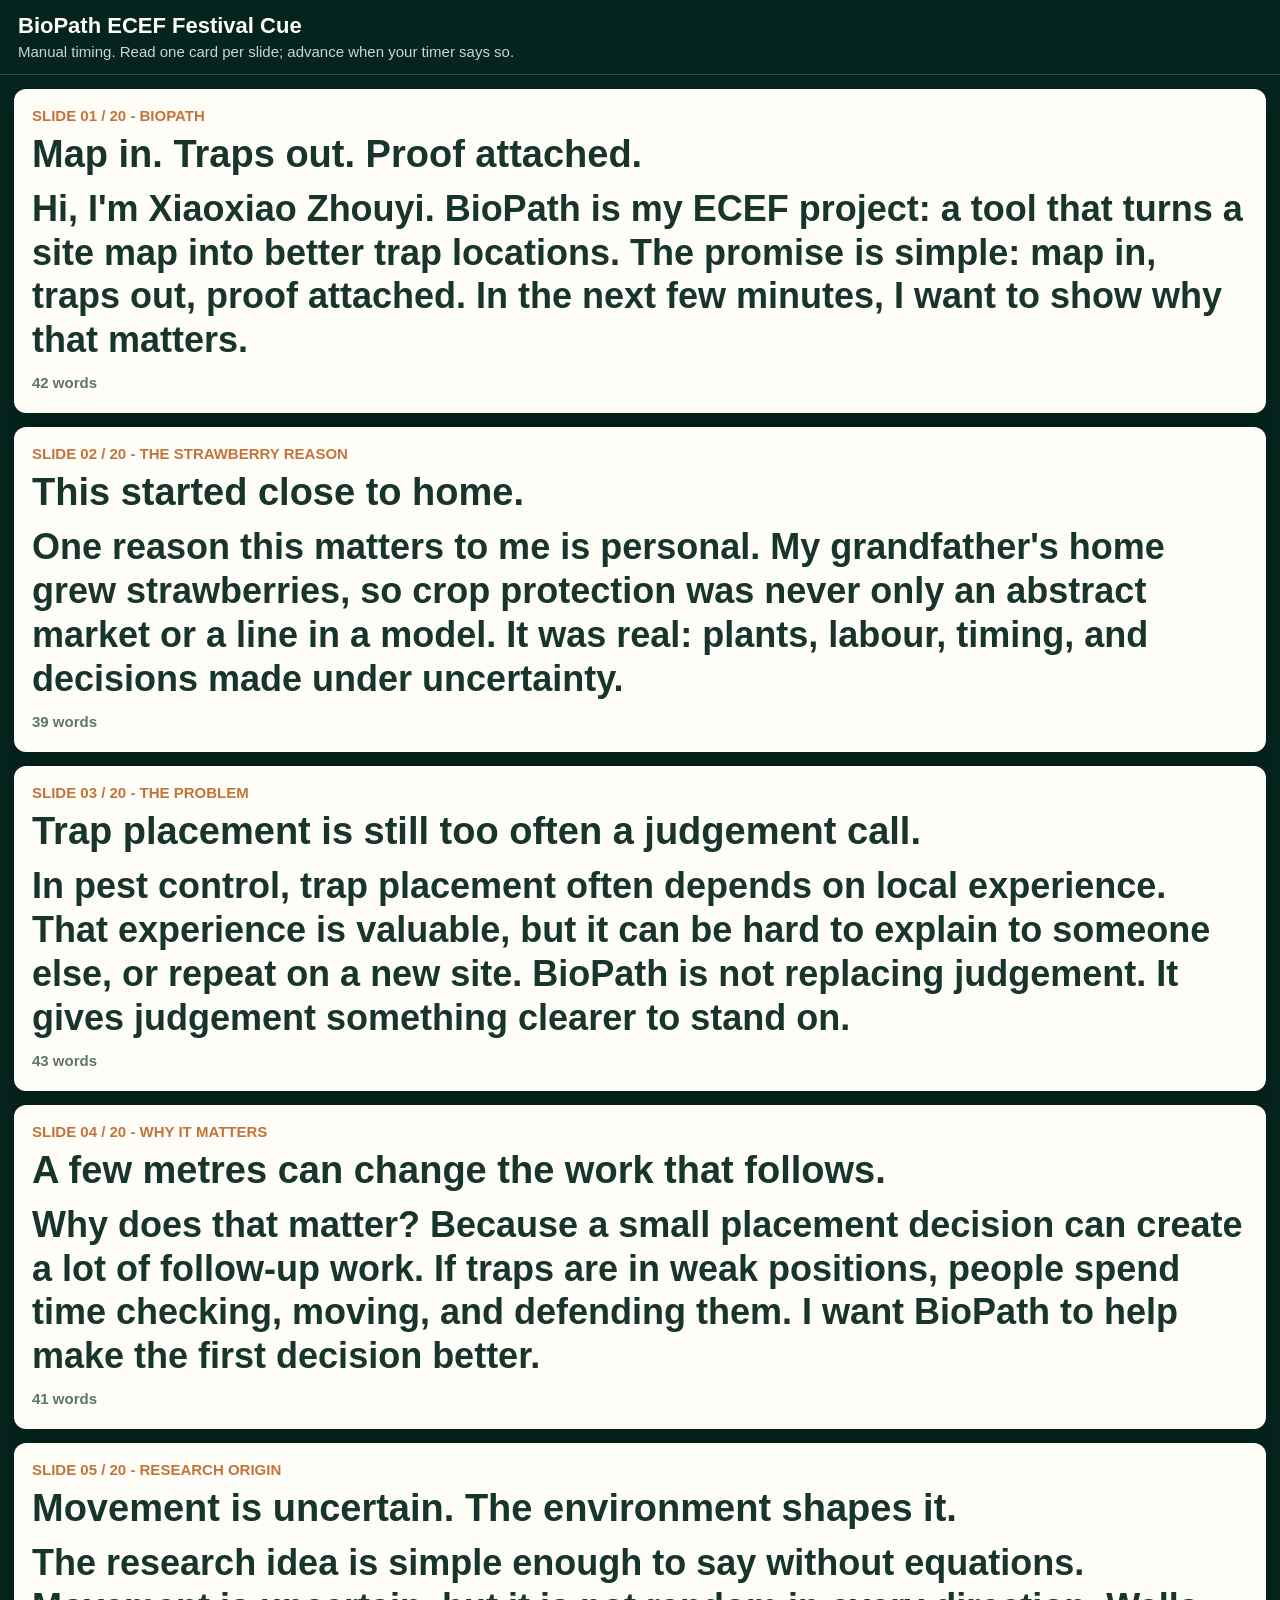
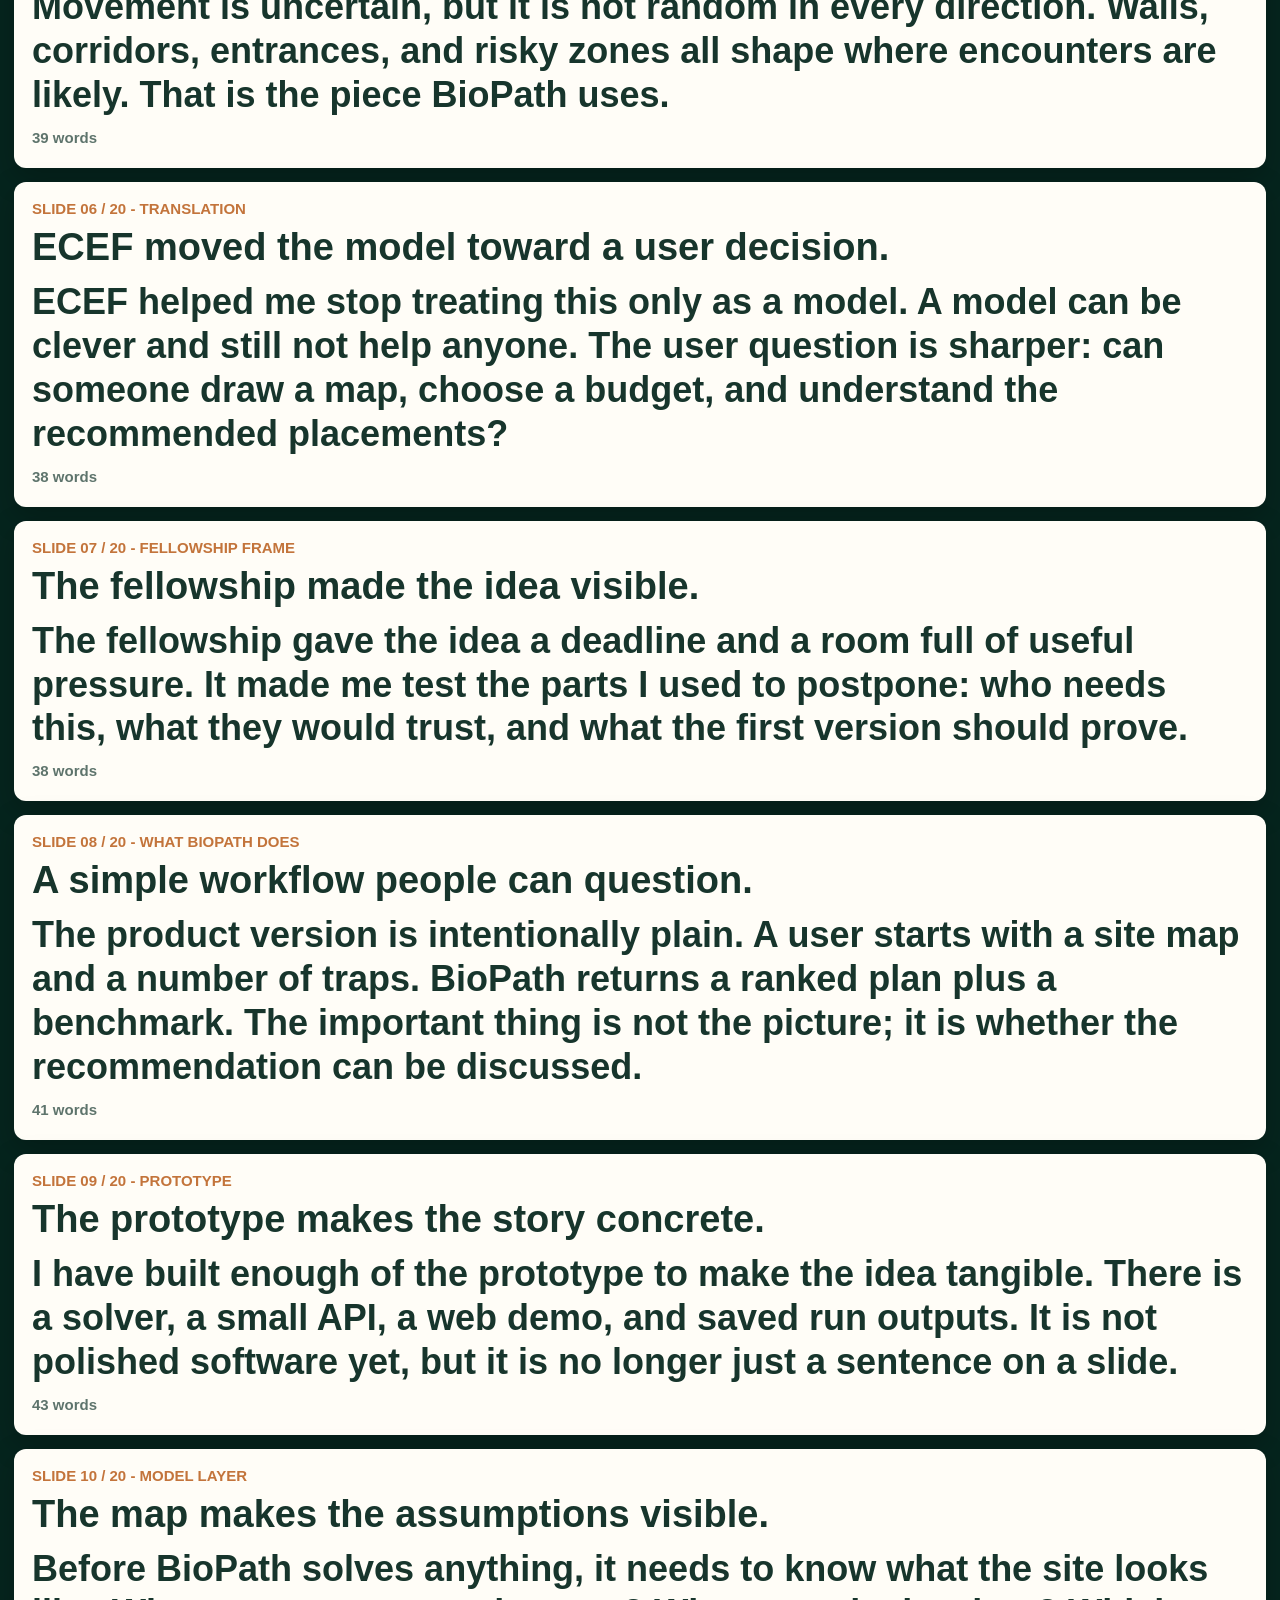
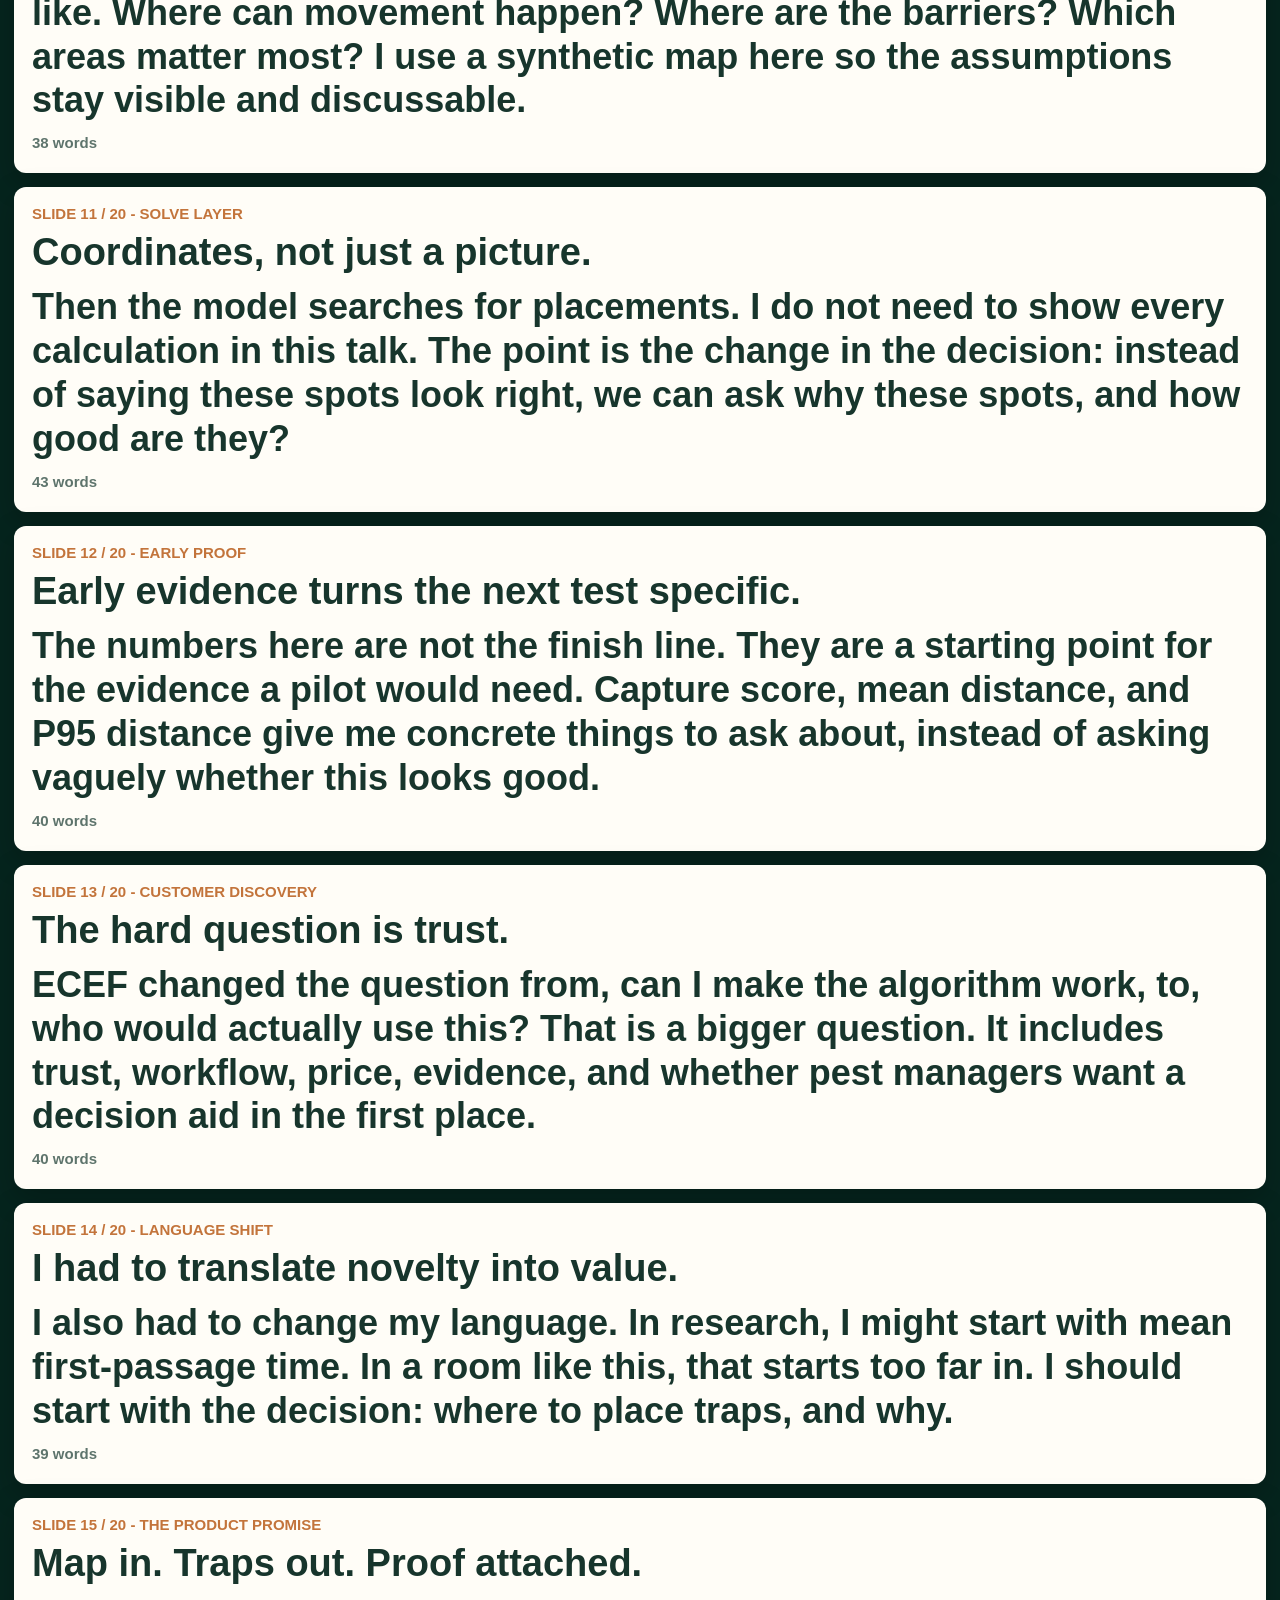
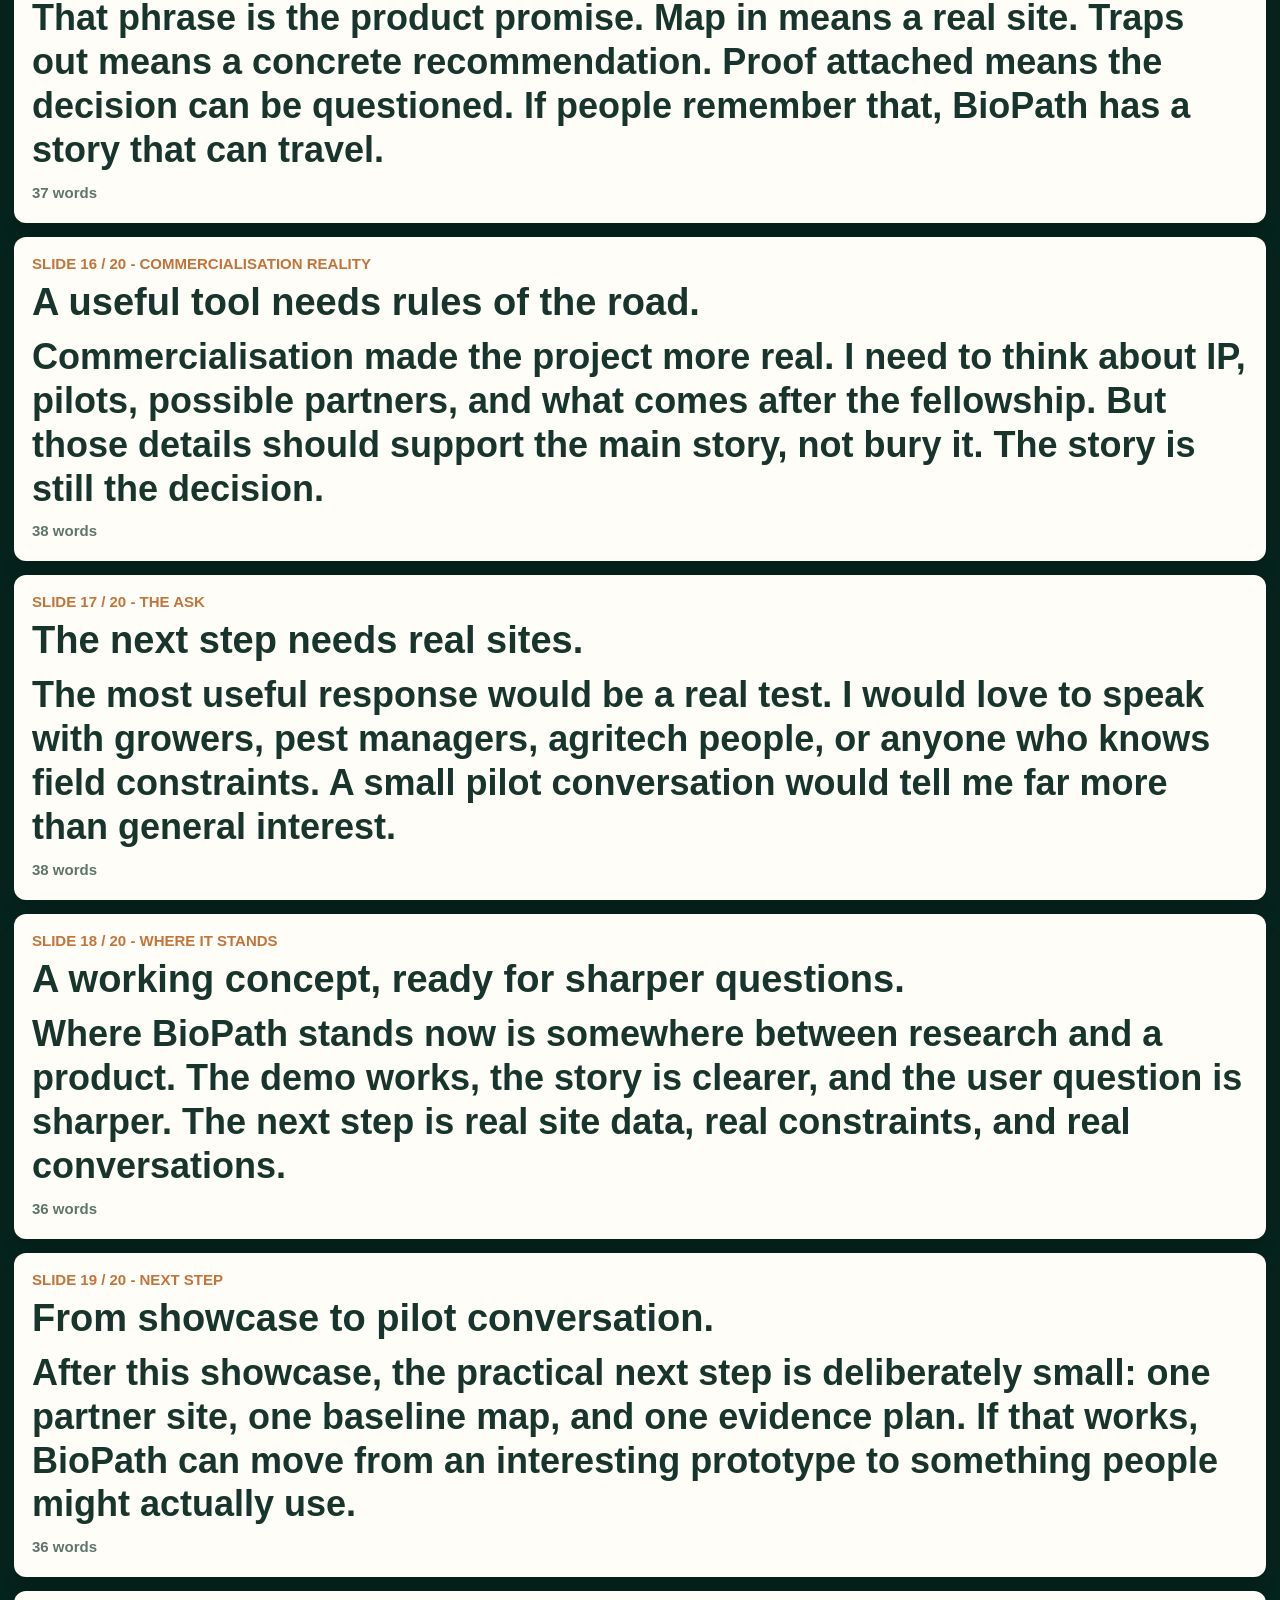
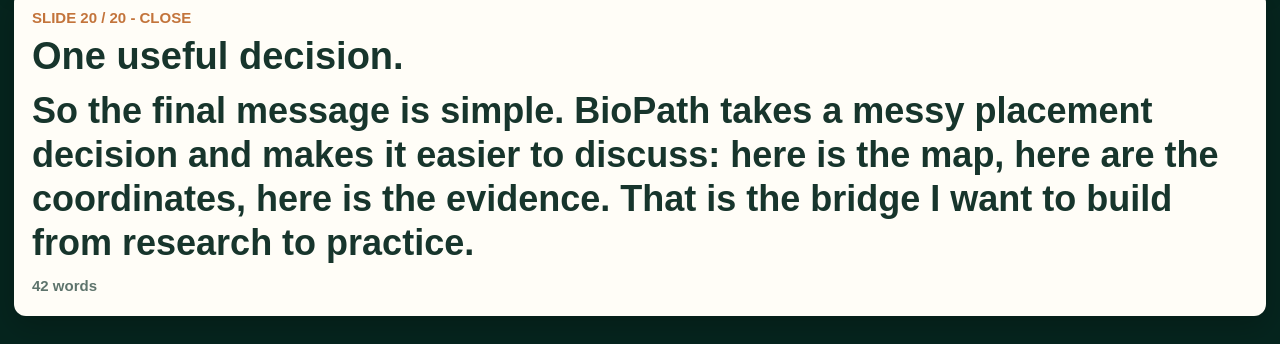
<file: biopath-ecef/phone-cue.html>
<!doctype html>
<html lang="en">
<head>
<meta charset="utf-8">
<meta name="viewport" content="width=device-width, initial-scale=1">
<title>BioPath Festival phone cue</title>
<style>
:root { color-scheme: light dark; }
body { margin: 0; font-family: -apple-system, BlinkMacSystemFont, "Segoe UI", sans-serif; background: #06251e; color: #fffdf7; }
header { position: sticky; top: 0; background: rgba(6,37,30,.97); padding: 14px 18px; border-bottom: 1px solid rgba(255,255,255,.18); z-index: 2; }
h1 { margin: 0 0 4px; font-size: 22px; line-height: 1.12; }
.meta { color: #c7d7d0; font-size: 15px; }
main { padding: 14px; }
.slide-card { background: #fffdf7; color: #17352c; border-radius: 12px; padding: 18px 18px 22px; margin: 0 0 14px; box-shadow: 0 10px 30px rgba(0,0,0,.22); }
.slide { color: #c3743b; font-weight: 850; font-size: 15px; letter-spacing: 0; text-transform: uppercase; margin-bottom: 10px; }
h2 { margin: 0 0 12px; font-size: clamp(27px, 7vw, 38px); line-height: 1.08; }
p { margin: 0; font-size: clamp(25px, 6.4vw, 36px); line-height: 1.22; font-weight: 700; }
.count { margin-top: 12px; color: #5e746c; font-size: 15px; font-weight: 700; }
</style>
</head>
<body>
<header>
  <h1>BioPath ECEF Festival Cue</h1>
  <div class="meta">Manual timing. Read one card per slide; advance when your timer says so.</div>
</header>
<main>

<section class="slide-card">
  <div class="slide">Slide 01 / 20 - BioPath</div>
  <h2>Map in. Traps out. Proof attached.</h2>
  <p>Hi, I&#x27;m Xiaoxiao Zhouyi. BioPath is my ECEF project: a tool that turns a site map into better trap locations. The promise is simple: map in, traps out, proof attached. In the next few minutes, I want to show why that matters.</p>
  <div class="count">42 words</div>
</section>

<section class="slide-card">
  <div class="slide">Slide 02 / 20 - The Strawberry Reason</div>
  <h2>This started close to home.</h2>
  <p>One reason this matters to me is personal. My grandfather&#x27;s home grew strawberries, so crop protection was never only an abstract market or a line in a model. It was real: plants, labour, timing, and decisions made under uncertainty.</p>
  <div class="count">39 words</div>
</section>

<section class="slide-card">
  <div class="slide">Slide 03 / 20 - The Problem</div>
  <h2>Trap placement is still too often a judgement call.</h2>
  <p>In pest control, trap placement often depends on local experience. That experience is valuable, but it can be hard to explain to someone else, or repeat on a new site. BioPath is not replacing judgement. It gives judgement something clearer to stand on.</p>
  <div class="count">43 words</div>
</section>

<section class="slide-card">
  <div class="slide">Slide 04 / 20 - Why It Matters</div>
  <h2>A few metres can change the work that follows.</h2>
  <p>Why does that matter? Because a small placement decision can create a lot of follow-up work. If traps are in weak positions, people spend time checking, moving, and defending them. I want BioPath to help make the first decision better.</p>
  <div class="count">41 words</div>
</section>

<section class="slide-card">
  <div class="slide">Slide 05 / 20 - Research Origin</div>
  <h2>Movement is uncertain. The environment shapes it.</h2>
  <p>The research idea is simple enough to say without equations. Movement is uncertain, but it is not random in every direction. Walls, corridors, entrances, and risky zones all shape where encounters are likely. That is the piece BioPath uses.</p>
  <div class="count">39 words</div>
</section>

<section class="slide-card">
  <div class="slide">Slide 06 / 20 - Translation</div>
  <h2>ECEF moved the model toward a user decision.</h2>
  <p>ECEF helped me stop treating this only as a model. A model can be clever and still not help anyone. The user question is sharper: can someone draw a map, choose a budget, and understand the recommended placements?</p>
  <div class="count">38 words</div>
</section>

<section class="slide-card">
  <div class="slide">Slide 07 / 20 - Fellowship Frame</div>
  <h2>The fellowship made the idea visible.</h2>
  <p>The fellowship gave the idea a deadline and a room full of useful pressure. It made me test the parts I used to postpone: who needs this, what they would trust, and what the first version should prove.</p>
  <div class="count">38 words</div>
</section>

<section class="slide-card">
  <div class="slide">Slide 08 / 20 - What BioPath Does</div>
  <h2>A simple workflow people can question.</h2>
  <p>The product version is intentionally plain. A user starts with a site map and a number of traps. BioPath returns a ranked plan plus a benchmark. The important thing is not the picture; it is whether the recommendation can be discussed.</p>
  <div class="count">41 words</div>
</section>

<section class="slide-card">
  <div class="slide">Slide 09 / 20 - Prototype</div>
  <h2>The prototype makes the story concrete.</h2>
  <p>I have built enough of the prototype to make the idea tangible. There is a solver, a small API, a web demo, and saved run outputs. It is not polished software yet, but it is no longer just a sentence on a slide.</p>
  <div class="count">43 words</div>
</section>

<section class="slide-card">
  <div class="slide">Slide 10 / 20 - Model Layer</div>
  <h2>The map makes the assumptions visible.</h2>
  <p>Before BioPath solves anything, it needs to know what the site looks like. Where can movement happen? Where are the barriers? Which areas matter most? I use a synthetic map here so the assumptions stay visible and discussable.</p>
  <div class="count">38 words</div>
</section>

<section class="slide-card">
  <div class="slide">Slide 11 / 20 - Solve Layer</div>
  <h2>Coordinates, not just a picture.</h2>
  <p>Then the model searches for placements. I do not need to show every calculation in this talk. The point is the change in the decision: instead of saying these spots look right, we can ask why these spots, and how good are they?</p>
  <div class="count">43 words</div>
</section>

<section class="slide-card">
  <div class="slide">Slide 12 / 20 - Early Proof</div>
  <h2>Early evidence turns the next test specific.</h2>
  <p>The numbers here are not the finish line. They are a starting point for the evidence a pilot would need. Capture score, mean distance, and P95 distance give me concrete things to ask about, instead of asking vaguely whether this looks good.</p>
  <div class="count">40 words</div>
</section>

<section class="slide-card">
  <div class="slide">Slide 13 / 20 - Customer Discovery</div>
  <h2>The hard question is trust.</h2>
  <p>ECEF changed the question from, can I make the algorithm work, to, who would actually use this? That is a bigger question. It includes trust, workflow, price, evidence, and whether pest managers want a decision aid in the first place.</p>
  <div class="count">40 words</div>
</section>

<section class="slide-card">
  <div class="slide">Slide 14 / 20 - Language Shift</div>
  <h2>I had to translate novelty into value.</h2>
  <p>I also had to change my language. In research, I might start with mean first-passage time. In a room like this, that starts too far in. I should start with the decision: where to place traps, and why.</p>
  <div class="count">39 words</div>
</section>

<section class="slide-card">
  <div class="slide">Slide 15 / 20 - The Product Promise</div>
  <h2>Map in. Traps out. Proof attached.</h2>
  <p>That phrase is the product promise. Map in means a real site. Traps out means a concrete recommendation. Proof attached means the decision can be questioned. If people remember that, BioPath has a story that can travel.</p>
  <div class="count">37 words</div>
</section>

<section class="slide-card">
  <div class="slide">Slide 16 / 20 - Commercialisation Reality</div>
  <h2>A useful tool needs rules of the road.</h2>
  <p>Commercialisation made the project more real. I need to think about IP, pilots, possible partners, and what comes after the fellowship. But those details should support the main story, not bury it. The story is still the decision.</p>
  <div class="count">38 words</div>
</section>

<section class="slide-card">
  <div class="slide">Slide 17 / 20 - The Ask</div>
  <h2>The next step needs real sites.</h2>
  <p>The most useful response would be a real test. I would love to speak with growers, pest managers, agritech people, or anyone who knows field constraints. A small pilot conversation would tell me far more than general interest.</p>
  <div class="count">38 words</div>
</section>

<section class="slide-card">
  <div class="slide">Slide 18 / 20 - Where It Stands</div>
  <h2>A working concept, ready for sharper questions.</h2>
  <p>Where BioPath stands now is somewhere between research and a product. The demo works, the story is clearer, and the user question is sharper. The next step is real site data, real constraints, and real conversations.</p>
  <div class="count">36 words</div>
</section>

<section class="slide-card">
  <div class="slide">Slide 19 / 20 - Next Step</div>
  <h2>From showcase to pilot conversation.</h2>
  <p>After this showcase, the practical next step is deliberately small: one partner site, one baseline map, and one evidence plan. If that works, BioPath can move from an interesting prototype to something people might actually use.</p>
  <div class="count">36 words</div>
</section>

<section class="slide-card">
  <div class="slide">Slide 20 / 20 - Close</div>
  <h2>One useful decision.</h2>
  <p>So the final message is simple. BioPath takes a messy placement decision and makes it easier to discuss: here is the map, here are the coordinates, here is the evidence. That is the bridge I want to build from research to practice.</p>
  <div class="count">42 words</div>
</section>

</main>
</body>
</html>
</file>
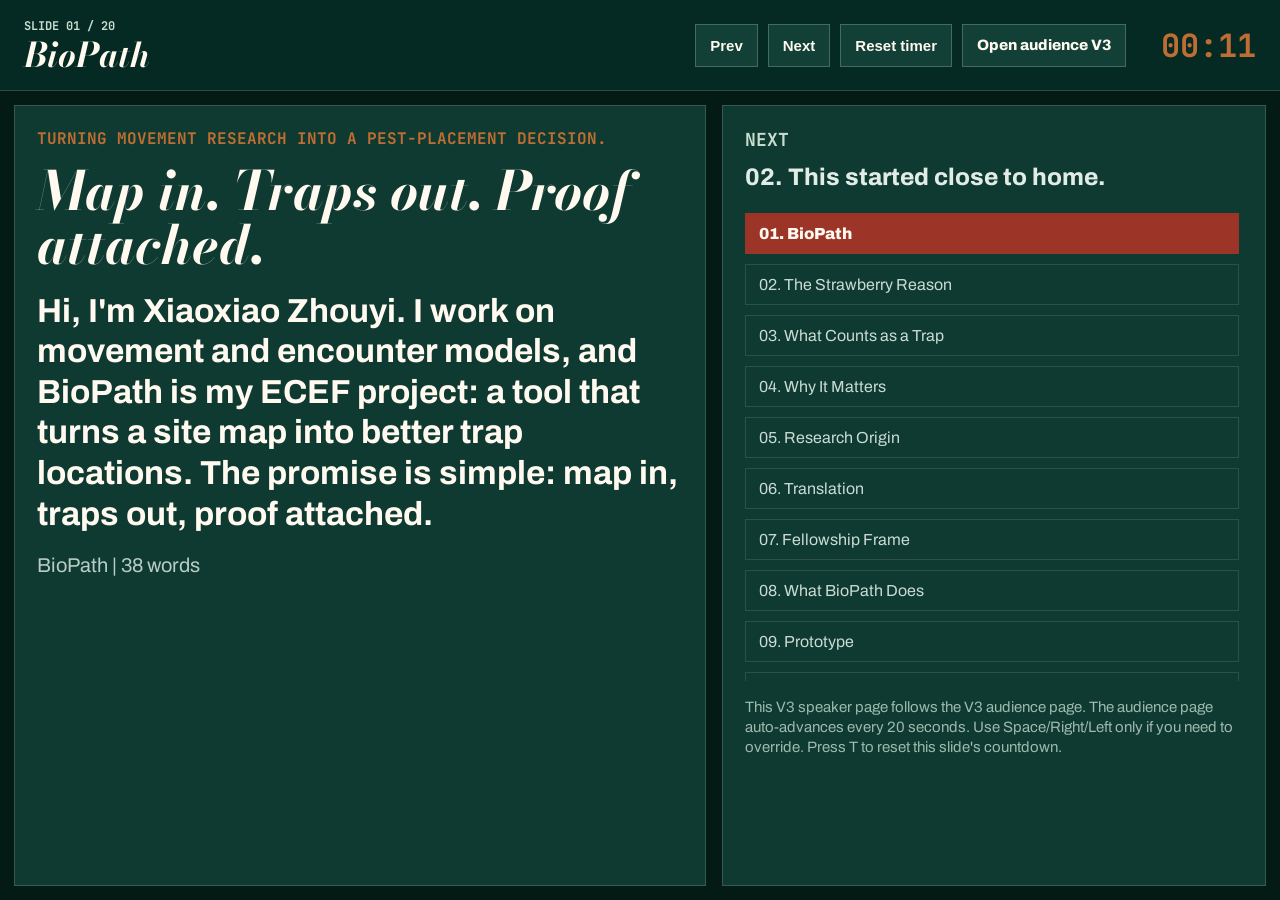
<file: biopath-ecef/speaker.html>
<!doctype html>
<html lang="en">
<head>
<meta charset="utf-8">
<meta name="viewport" content="width=device-width, initial-scale=1">
<title>BioPath V3 Speaker View</title>
<link rel="icon" href="data:,">
<style>
  @import url('https://fonts.googleapis.com/css2?family=Archivo:wght@400;500;600;700;800&family=Bodoni+Moda:ital,wght@0,600;0,700;0,800;1,600;1,700;1,800&family=JetBrains+Mono:wght@500;700&display=swap');
  :root {
    color-scheme: dark;
    --deep:#062B24;
    --panel:#0E3A31;
    --panel2:#123F36;
    --paper:#FFF9EF;
    --muted:#B8CDC4;
    --line:rgba(255,255,255,.16);
    --accent:#BF6E33;
    --ox:#9D3428;
    --mint:#C9DCCF;
    --f-display:'Bodoni Moda','Bodoni 72','Didot','Georgia',serif;
    --f-sans:'Archivo','Avenir Next','Helvetica Neue',Arial,sans-serif;
    --f-mono:'JetBrains Mono','SF Mono',ui-monospace,monospace;
  }
  * { box-sizing:border-box; }
  body { margin:0; background:#031A15; color:var(--paper); font-family:var(--f-sans); }
  .wrap { height:100vh; display:grid; grid-template-rows:auto 1fr; }
  header { position:sticky; top:0; z-index:3; display:grid; grid-template-columns:1fr auto auto; gap:18px; align-items:center; padding:18px 24px; border-bottom:1px solid var(--line); background:rgba(6,43,36,.97); }
  .title b { display:block; color:var(--mint); font-family:var(--f-mono); font-size:12px; text-transform:uppercase; letter-spacing:0; }
  .title strong { display:block; font-family:var(--f-display); font-style:italic; font-size:34px; line-height:1; margin-top:4px; }
  .controls { display:flex; gap:10px; flex-wrap:wrap; justify-content:flex-end; }
  button, a.button { appearance:none; border:1px solid rgba(255,255,255,.22); background:var(--panel2); color:var(--paper); padding:12px 14px; font-size:15px; font-weight:800; text-decoration:none; cursor:pointer; }
  button:hover, a.button:hover { background:#184E43; }
  .timer { font-family:var(--f-mono); font-size:32px; font-weight:700; color:var(--accent); min-width:112px; text-align:right; }
  main { min-height:0; overflow:hidden; display:grid; grid-template-columns:minmax(0,1.12fr) minmax(340px,.88fr); gap:16px; padding:14px; }
  .card { background:var(--panel); border:1px solid var(--line); padding:22px; min-height:0; overflow:auto; }
  .eyebrow { color:var(--accent); font-family:var(--f-mono); font-size:16px; font-weight:700; margin-bottom:16px; text-transform:uppercase; }
  h1 { margin:0 0 18px; font-family:var(--f-display); font-style:italic; font-size:clamp(36px, 4.2vw, 54px); line-height:1; letter-spacing:0; }
  .script { margin:0; font-size:clamp(28px, 2.6vw, 36px); line-height:1.22; font-weight:700; }
  .support { color:var(--muted); font-size:20px; line-height:1.35; margin-top:18px; }
  .next h2 { margin:0 0 12px; color:var(--mint); font-family:var(--f-mono); font-size:18px; text-transform:uppercase; }
  .next p { margin:0; color:#E2ECE7; font-size:24px; line-height:1.24; font-weight:750; }
  .queue { display:grid; gap:10px; margin-top:20px; max-height:52vh; overflow:auto; padding-right:4px; }
  .queue div { border:1px solid rgba(255,255,255,.12); padding:11px 13px; color:#CADBD4; font-size:16px; }
  .queue div.active { background:var(--ox); color:var(--paper); border-color:var(--ox); font-weight:850; }
  .hint { color:#9EB9AE; font-size:15px; line-height:1.35; margin-top:16px; }
  @media (max-width: 900px) {
    header { grid-template-columns:1fr; align-items:start; }
    .timer { text-align:left; }
    main { grid-template-columns:1fr; padding:12px; }
    .script { font-size:30px; }
    h1 { font-size:38px; }
  }
</style>
</head>
<body>
<div class="wrap">
<header>
  <div class="title"><b id="where">Slide 01 / 20</b><strong id="header-title">BioPath</strong></div>
  <div class="controls">
    <button id="prev">Prev</button>
    <button id="next">Next</button>
    <button id="reset">Reset timer</button>
    <a class="button" href="index.html" target="_blank">Open audience V3</a>
  </div>
  <div class="timer" id="timer">00:00</div>
</header>
<main>
  <section class="card current">
    <div class="eyebrow" id="eyebrow"></div>
    <h1 id="claim"></h1>
    <p class="script" id="note"></p>
    <div class="support" id="support"></div>
  </section>
  <aside class="card next">
    <h2>Next</h2>
    <p id="next-card"></p>
    <div class="queue" id="queue"></div>
    <div class="hint">This V3 speaker page follows the V3 audience page. The audience page auto-advances every 20 seconds. Use Space/Right/Left only if you need to override. Press T to reset this slide's countdown.</div>
  </aside>
</main>
</div>
<script>
const slides = [{"num": 1, "title": "BioPath", "visual": "Map in. Traps out. Proof attached.", "support": "Turning movement research into a pest-placement decision.", "note": "Hi, I'm Xiaoxiao Zhouyi. I work on movement and encounter models, and BioPath is my ECEF project: a tool that turns a site map into better trap locations. The promise is simple: map in, traps out, proof attached."}, {"num": 2, "title": "The Strawberry Reason", "visual": "This started close to home.", "support": "Movement modelling is my route in; my grandfather's strawberries are why it feels personal.", "note": "I come to this as someone who works on movement and encounters. But the motivation is also personal: my grandfather's home grew strawberries. So crop protection was never only a market or a model. It was plants, labour, timing, and uncertainty."}, {"num": 3, "title": "What Counts as a Trap", "visual": "A trap is where movement becomes evidence.", "support": "Lures attract, sticky cards catch, and monitoring points count what is happening in the crop row.", "note": "When I say trap, I mean a practical monitoring point in the crop: it might use a lure, a sticky card, or a small sensor. The key idea is that the trap turns movement into evidence. BioPath asks where those points should go, so the evidence is useful rather than accidental."}, {"num": 4, "title": "Why It Matters", "visual": "A few metres can change the work that follows.", "support": "Better placement can reduce wasted checks, chemical pressure, and weak explanations.", "note": "Why does that matter? Because a small placement decision can create a lot of follow-up work. If traps are in weak positions, people spend time checking, moving, and defending them. BioPath is meant to make that first decision clearer."}, {"num": 5, "title": "Research Origin", "visual": "Movement is uncertain. The environment shapes it.", "support": "Encounters are not random once space has structure.", "note": "The research idea is simple enough to say without equations. Movement is uncertain, but it is not random in every direction. Walls, corridors, entrances, and risky zones all shape where encounters are likely. That is the piece BioPath uses."}, {"num": 6, "title": "Translation", "visual": "ECEF moved the model toward a user decision.", "support": "A clever equation is not enough; someone has to act on the answer.", "note": "ECEF helped me stop treating this only as a model. A model can be clever and still not help anyone. The user question is sharper: can someone draw a map, choose a budget, and understand the recommended placements?"}, {"num": 7, "title": "Fellowship Frame", "visual": "The fellowship made the idea visible.", "support": "User, evidence, prototype, and story all had to become concrete.", "note": "The fellowship gave the idea a deadline and a room full of useful pressure. It made me test the parts I used to postpone: who needs this, what they would trust, and what the first version should prove."}, {"num": 8, "title": "What BioPath Does", "visual": "A simple workflow people can question.", "support": "Map, budget, coordinates, proof: each step should be explainable.", "note": "The product version is intentionally plain. A user starts with a site map and a number of traps. BioPath returns a ranked plan plus a benchmark. The important thing is not the picture; it is whether the recommendation can be discussed."}, {"num": 9, "title": "Prototype", "visual": "The prototype makes the story concrete.", "support": "Solver, API, web demo, and saved run outputs make the workflow tangible.", "note": "I have built enough of the prototype to make the idea tangible. There is a solver, a small API, a web demo, and saved run outputs. It is not polished software yet, but it is no longer just a sentence on a slide."}, {"num": 10, "title": "Model Layer", "visual": "The map makes the assumptions visible.", "support": "A synthetic site lets us discuss the logic without private field data.", "note": "Before BioPath solves anything, it needs to know what the site looks like. Where can movement happen? Where are the barriers? Which areas matter most? I use a synthetic map here so the assumptions stay visible and discussable."}, {"num": 11, "title": "Solve Layer", "visual": "Coordinates, not just a picture.", "support": "The decision shifts from gut feel alone to a placement that can be tested.", "note": "Then the model searches for placements. I do not need to show every calculation in this talk. The point is the change in the decision: instead of saying these spots look right, we can ask why these spots, and how good are they?"}, {"num": 12, "title": "Early Proof", "visual": "Early evidence turns the next test specific.", "support": "Demo metrics are not the finish line; they define what a pilot should measure.", "note": "The numbers here are not the finish line. They are a starting point for the evidence a pilot would need. Capture score, mean distance, and P95 distance give me concrete things to ask about, instead of asking vaguely whether this looks good."}, {"num": 13, "title": "Customer Discovery", "visual": "The hard question is trust.", "support": "From can it work? to who would use it, pay for it, and repeat it?", "note": "ECEF changed the question from, can I make the algorithm work, to, who would actually use this? That is a bigger question. The Ceres Agri-Tech conversations helped make it practical: trust, workflow, price, evidence, and grower needs."}, {"num": 14, "title": "Language Shift", "visual": "I had to translate novelty into value.", "support": "Start with the decision; bring in the method only when it helps.", "note": "I also had to change my language. In research, I might start with mean first-passage time. In a room like this, that starts too far in. I should start with the decision: where to place traps, and why."}, {"num": 15, "title": "The Product Promise", "visual": "Map in. Traps out. Proof attached.", "support": "The idea has to be simple enough to travel without me in the room.", "note": "That phrase is the product promise. Map in means a real site. Traps out means a concrete recommendation. Proof attached means the decision can be questioned. If people remember that, BioPath has a story that can travel."}, {"num": 16, "title": "Commercialisation Reality", "visual": "A useful tool needs rules of the road.", "support": "IP, pilots, partners, and adoption route matter because they protect the next step.", "note": "Commercialisation made the project more real. I have started the software and IP route, and I need pilots and partners around that. Those details should support the main story, not bury it. The story is still the decision."}, {"num": 17, "title": "The Ask", "visual": "The next step needs real sites.", "support": "I am looking for pilot conversations, pest-control expertise, and practical feedback.", "note": "The most useful response would be a real test. I would love to speak with growers, pest managers, agritech people, or anyone who knows field constraints. A small pilot conversation would tell me far more than general interest."}, {"num": 18, "title": "Not Just on Paper", "visual": "The route to use has already started.", "support": "Ceres Agri-Tech LINCAM EOI advice is underway, with software/IP information submitted through Bristol.", "note": "This is not just a slide exercise. I have already asked Bristol's commercialisation team about a Ceres Agri-Tech LINCAM Proof of Concept EOI, and I have submitted the software information form. That does not mean funding is secured. It means the route is real."}, {"num": 19, "title": "Next Step", "visual": "From showcase to pilot conversation.", "support": "One partner site, one baseline map, one evidence plan.", "note": "After this showcase, the practical next step is deliberately small: one partner site, one baseline map, and one evidence plan. The LINCAM route is useful because it asks exactly those questions: grower need, field evidence, and commercial fit."}, {"num": 20, "title": "Thank You", "visual": "One useful decision, made clearer.", "support": "Thanks to ECEF, my supervisor Luca Giuggioli, Bristol Innovations, and the Ceres Agri-Tech conversations.", "note": "So the final message is simple. BioPath takes a messy placement decision and makes it easier to discuss: here is the map, here are the coordinates, here is the evidence. Thank you to ECEF, Luca, Bristol Innovations, and the Ceres Agri-Tech conversations that helped move this toward practice."}];
const STORAGE_KEY = 'biopath-ecef-festival-v3-slide';
const STATE_KEY = 'biopath-ecef-festival-v3-state';
const CHANNEL = 'biopath-ecef-festival-v3-channel';
const SLIDE_SECONDS = 20;
const syncChannel = 'BroadcastChannel' in window ? new BroadcastChannel(CHANNEL) : null;
function readState() {
  try { return JSON.parse(localStorage.getItem(STATE_KEY) || 'null') || {}; } catch { return {}; }
}
const initialState = readState();
const requestedSlide = new URLSearchParams(location.search).get('slide');
let index = Number(requestedSlide ?? initialState.index ?? localStorage.getItem(STORAGE_KEY) ?? 0);
let slideStarted = Number(initialState.startedAt) || Date.now();
const where = document.getElementById('where');
const headerTitle = document.getElementById('header-title');
const eyebrow = document.getElementById('eyebrow');
const claim = document.getElementById('claim');
const note = document.getElementById('note');
const support = document.getElementById('support');
const nextCard = document.getElementById('next-card');
const queue = document.getElementById('queue');
const timer = document.getElementById('timer');
function saveIndex(value, startedAt = slideStarted) {
  const state = { index: value, startedAt };
  try {
    localStorage.setItem(STORAGE_KEY, String(value));
    localStorage.setItem(STATE_KEY, JSON.stringify(state));
  } catch {}
  try { syncChannel?.postMessage({ type: 'slide', ...state }); } catch {}
}
function renderQueue() {
  queue.innerHTML = slides.map((slide, i) => '<div class="' + (i === index ? 'active' : '') + '">' + String(slide.num).padStart(2,'0') + '. ' + slide.title + '</div>').join('');
}
function show(i, broadcast = true, startedAt = Date.now()) {
  index = Math.max(0, Math.min(slides.length - 1, Number(i) || 0));
  slideStarted = Number(startedAt) || Date.now();
  const slide = slides[index];
  where.textContent = 'Slide ' + String(index + 1).padStart(2, '0') + ' / ' + slides.length;
  headerTitle.textContent = slide.title;
  eyebrow.textContent = slide.support;
  claim.textContent = slide.visual;
  note.textContent = slide.note;
  support.textContent = slide.title + ' | ' + slide.note.split(/\s+/).length + ' words';
  const next = slides[index + 1];
  nextCard.textContent = next ? String(next.num).padStart(2,'0') + '. ' + next.visual : 'End';
  renderQueue();
  if (broadcast) saveIndex(index, slideStarted);
}
function tick() {
  const elapsed = Math.floor((Date.now() - slideStarted) / 1000);
  const remaining = Math.max(0, SLIDE_SECONDS - elapsed);
  timer.textContent = '00:' + String(remaining).padStart(2, '0');
}
document.getElementById('prev').onclick = () => show(index - 1);
document.getElementById('next').onclick = () => show(index + 1);
document.getElementById('reset').onclick = () => { slideStarted = Date.now(); saveIndex(index, slideStarted); };
window.addEventListener('storage', event => {
  if (event.key === STATE_KEY && event.newValue !== null) {
    try {
      const state = JSON.parse(event.newValue);
      show(Number(state.index), false, Number(state.startedAt));
    } catch {}
  }
});
syncChannel?.addEventListener('message', event => {
  if (event.data?.type === 'slide') show(Number(event.data.index), false, Number(event.data.startedAt));
});
document.addEventListener('keydown', event => {
  if (event.key === 'ArrowRight' || event.key === ' ' || event.key === 'PageDown') { event.preventDefault(); show(index + 1); }
  if (event.key === 'ArrowLeft' || event.key === 'PageUp') { event.preventDefault(); show(index - 1); }
  if (event.key.toLowerCase() === 't') { slideStarted = Date.now(); saveIndex(index, slideStarted); }
});
show(index, false, slideStarted);
tick();
setInterval(tick, 250);
</script>
</body>
</html>
</file>
